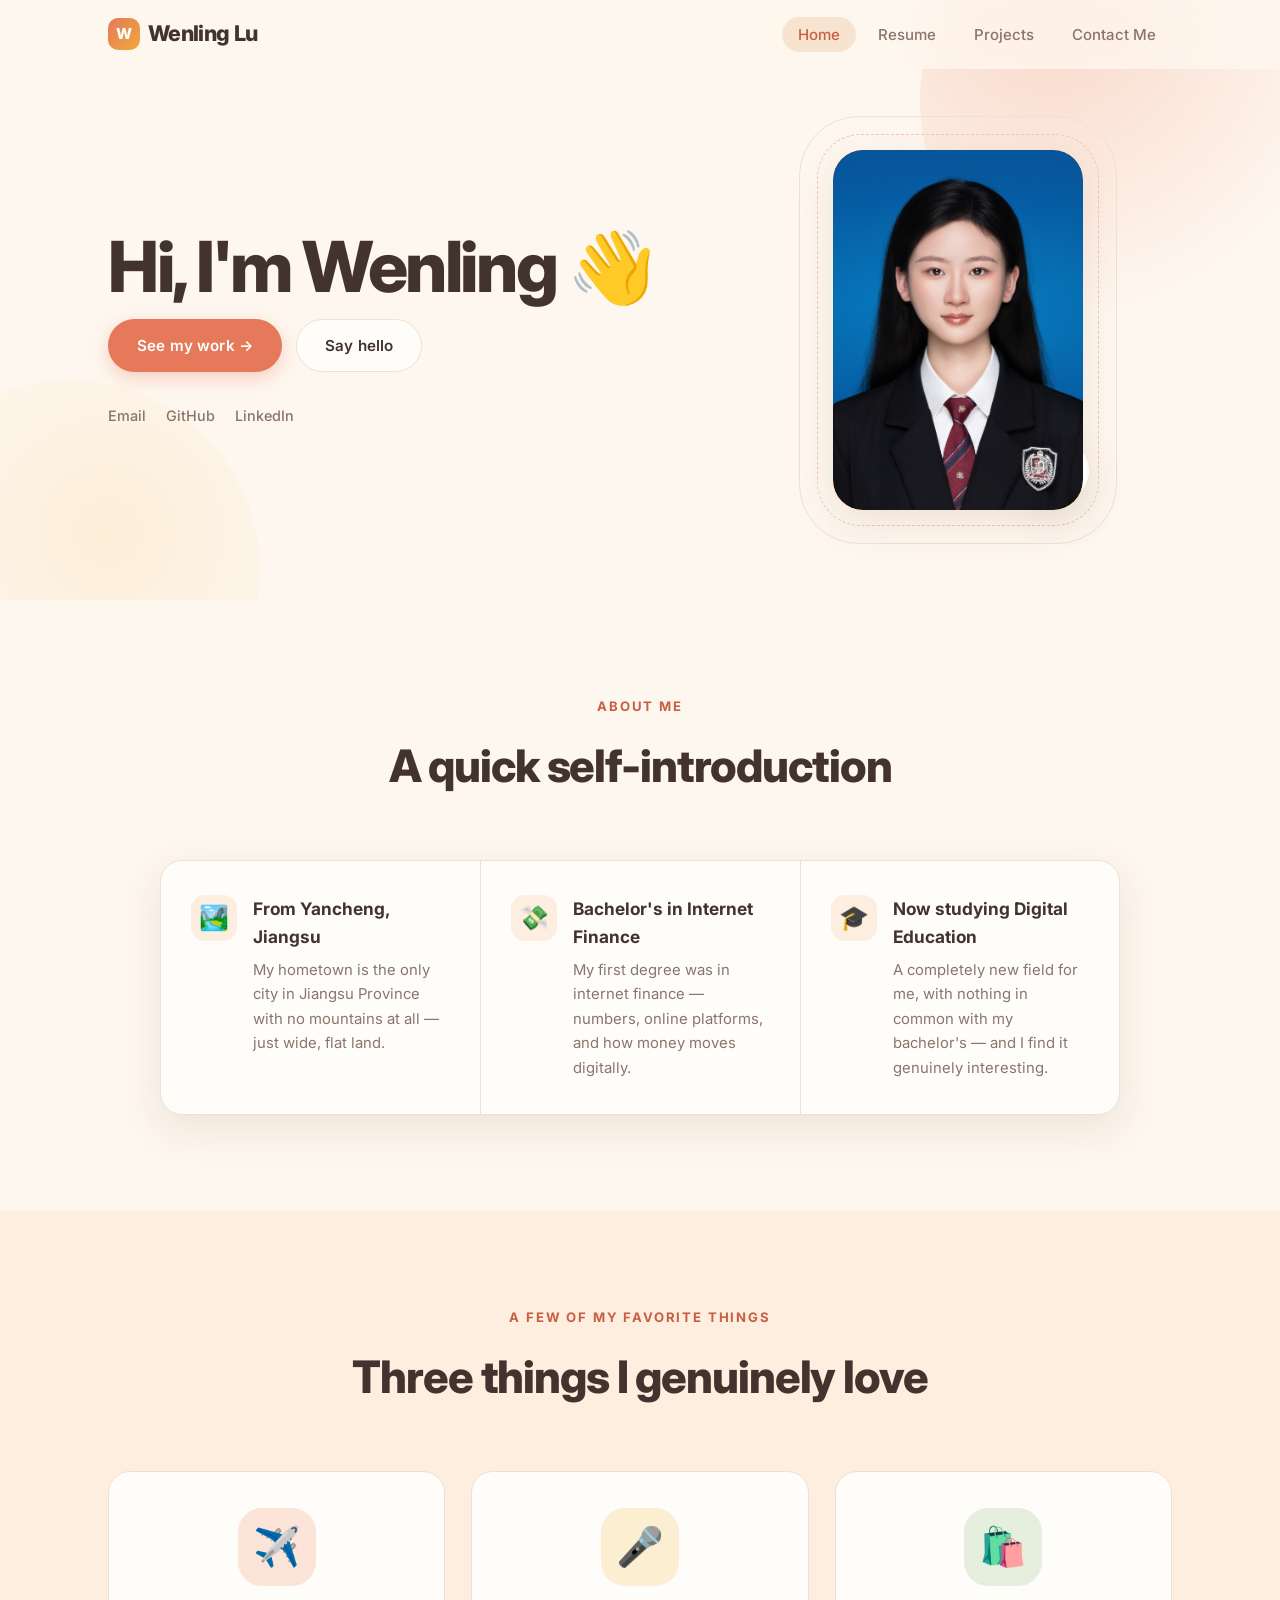
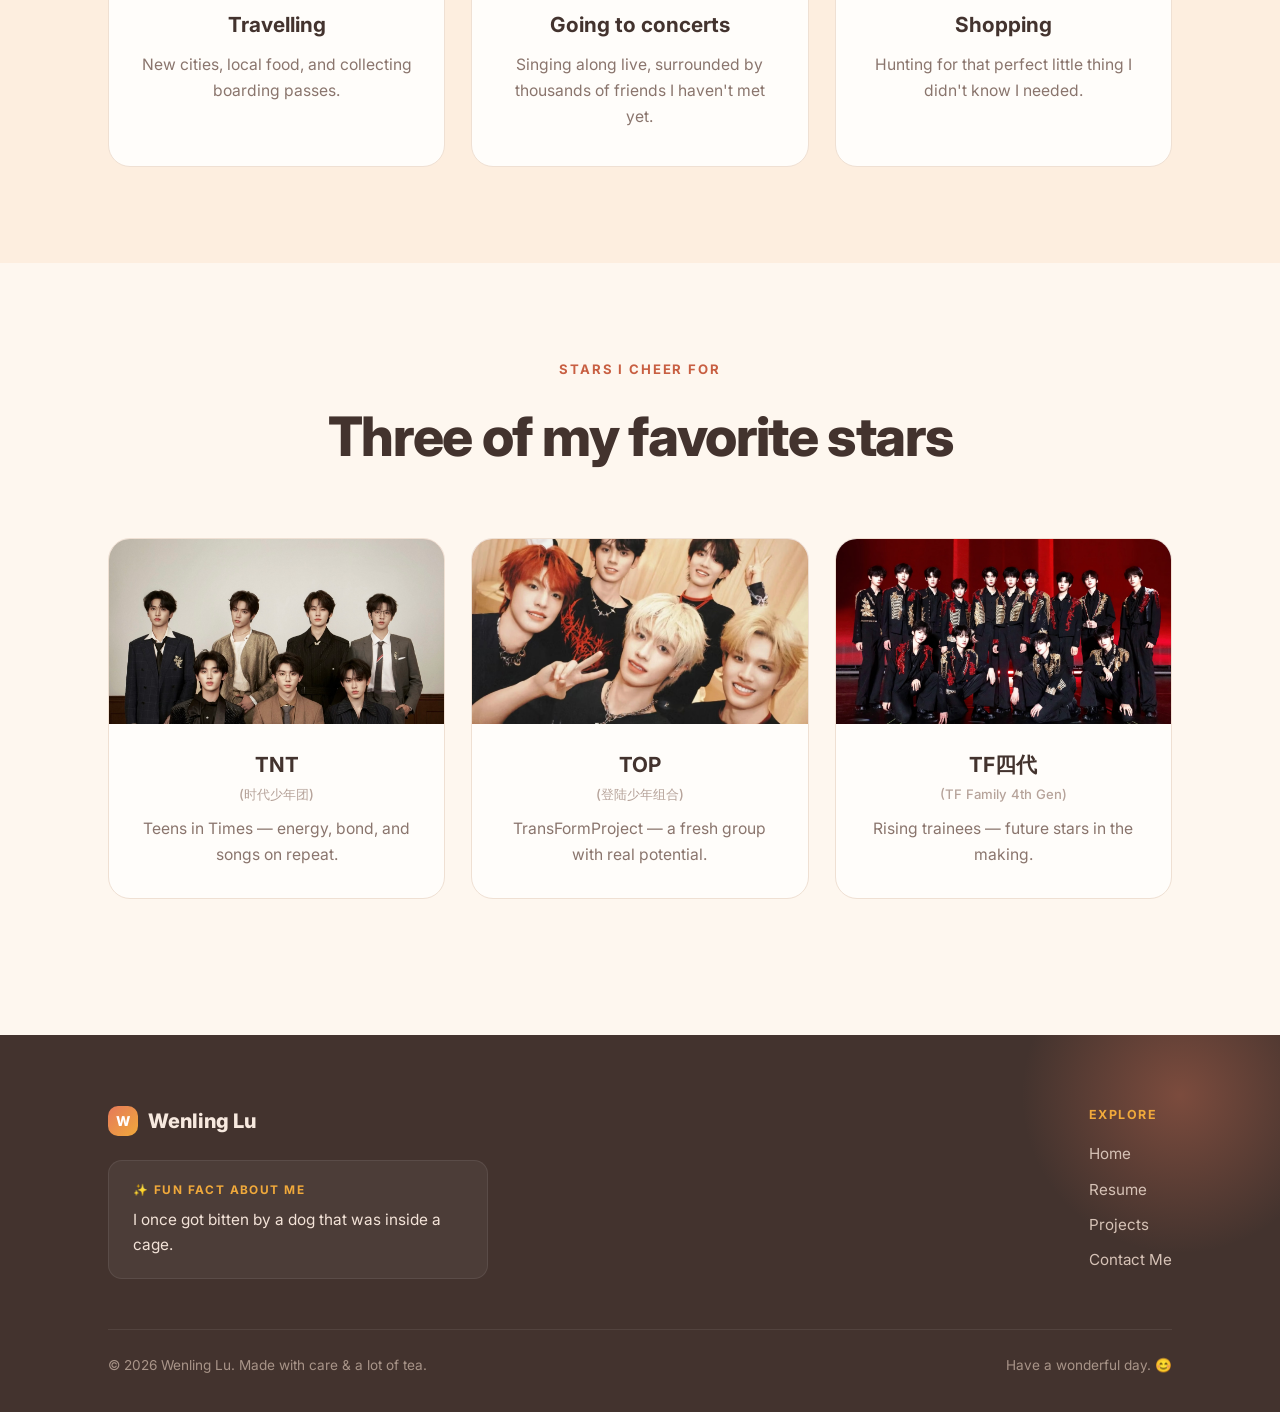
<file: index.html>
<!DOCTYPE html>
<html lang="en">
<head>
  <meta charset="UTF-8" />
  <meta name="viewport" content="width=device-width, initial-scale=1.0" />
  <meta name="description" content="Hi! I'm Wenling Lu — welcome to my personal website." />
  <title>Wenling Lu — Hello there!</title>
  <link rel="preconnect" href="https://fonts.googleapis.com" />
  <link rel="preconnect" href="https://fonts.gstatic.com" crossorigin />
  <link href="https://fonts.googleapis.com/css2?family=Inter:wght@300;400;500;600;700;800&display=swap" rel="stylesheet" />
  <link rel="stylesheet" href="styles.css" />
</head>
<body>
  <!-- Top navigation -->
  <nav class="nav" id="nav">
    <div class="container nav__inner">
      <a href="index.html" class="nav__logo">
        <span class="nav__logo-mark">W</span>
        <span>Wenling Lu</span>
      </a>
      <ul class="nav__links" id="navLinks">
        <li><a href="index.html" class="nav__link is-active">Home</a></li>
        <li><a href="resume.html" class="nav__link">Resume</a></li>
        <li><a href="projects.html" class="nav__link">Projects</a></li>
        <li><a href="contact.html" class="nav__link">Contact Me</a></li>
      </ul>
      <button class="nav__toggle" id="navToggle" aria-label="Toggle menu" aria-expanded="false">
        <span></span><span></span><span></span>
      </button>
    </div>
  </nav>

  <main>
    <!-- Hero / personal intro -->
    <header class="hero" id="home">
      <div class="container hero__inner">
        <div class="hero__text">
          <h1 class="hero__name">Hi, I'm Wenling <span class="wave">👋</span></h1>
          <div class="hero__cta">
            <a href="projects.html" class="btn btn--primary">See my work →</a>
            <a href="contact.html" class="btn btn--ghost">Say hello</a>
          </div>
          <ul class="hero__social">
            <li><a href="mailto:Wenling.Lu26@student.xjtlu.edu.cn">Email</a></li>
            <li><a href="#">GitHub</a></li>
            <li><a href="#">LinkedIn</a></li>
          </ul>
        </div>
        <div class="hero__avatar">
          <div class="hero__avatar-ring--2"></div>
          <div class="hero__avatar-ring"></div>
          <div class="hero__avatar-img">
            <img src="headshot.jpg" alt="Wenling Lu" class="avatar-photo" onerror="this.remove()" />
            <span class="avatar-initials">WL</span>
          </div>
          <div class="hero__avatar-badge">☕</div>
        </div>
      </div>
    </header>

    <!-- Self introduction -->
    <section class="section" id="about">
      <div class="container">
        <header class="section__head">
          <span class="section__kicker">About me</span>
          <h2 class="section__title">A quick self-introduction</h2>
        </header>
        <div class="about-block">
          <div class="about-item">
            <span class="about-item__emoji">🏞️</span>
            <div>
              <h3 class="about-item__title">From Yancheng, Jiangsu</h3>
              <p class="about-item__desc">My hometown is the only city in Jiangsu Province with no mountains at all — just wide, flat land.</p>
            </div>
          </div>
          <div class="about-item">
            <span class="about-item__emoji">💸</span>
            <div>
              <h3 class="about-item__title">Bachelor's in Internet Finance</h3>
              <p class="about-item__desc">My first degree was in internet finance — numbers, online platforms, and how money moves digitally.</p>
            </div>
          </div>
          <div class="about-item">
            <span class="about-item__emoji">🎓</span>
            <div>
              <h3 class="about-item__title">Now studying Digital Education</h3>
              <p class="about-item__desc">A completely new field for me, with nothing in common with my bachelor's — and I find it genuinely interesting.</p>
            </div>
          </div>
        </div>
      </div>
    </section>

    <!-- Three things I like -->
    <section class="section section--alt" id="likes">
      <div class="container">
        <header class="section__head">
          <span class="section__kicker">A few of my favorite things</span>
          <h2 class="section__title">Three things I genuinely love</h2>
        </header>
        <div class="likes">
          <article class="like">
            <div class="like__emoji">✈️</div>
            <h3 class="like__title">Travelling</h3>
            <p class="like__desc">New cities, local food, and collecting boarding passes.</p>
          </article>
          <article class="like">
            <div class="like__emoji">🎤</div>
            <h3 class="like__title">Going to concerts</h3>
            <p class="like__desc">Singing along live, surrounded by thousands of friends I haven't met yet.</p>
          </article>
          <article class="like">
            <div class="like__emoji">🛍️</div>
            <h3 class="like__title">Shopping</h3>
            <p class="like__desc">Hunting for that perfect little thing I didn't know I needed.</p>
          </article>
        </div>
      </div>
    </section>

    <!-- Three of my favorite stars -->
    <section class="section" id="stars">
      <div class="container">
        <header class="section__head">
          <span class="section__kicker">Stars I cheer for</span>
          <h2 class="section__title">Three of my favorite stars</h2>
        </header>
        <div class="likes stars">
          <article class="like star">
            <div class="star__photo">
              <img src="tnt.jpg" alt="TNT (时代少年团)" onerror="this.remove()" />
              <span class="star__emoji">🌟</span>
            </div>
            <div class="star__body">
              <h3 class="like__title">TNT <span class="star__sub">(时代少年团)</span></h3>
              <p class="like__desc">Teens in Times — energy, bond, and songs on repeat.</p>
            </div>
          </article>
          <article class="like star">
            <div class="star__photo">
              <img src="top.jpg" alt="TOP (登陆少年组合)" onerror="this.remove()" />
              <span class="star__emoji">🎤</span>
            </div>
            <div class="star__body">
              <h3 class="like__title">TOP <span class="star__sub">(登陆少年组合)</span></h3>
              <p class="like__desc">TransFormProject — a fresh group with real potential.</p>
            </div>
          </article>
          <article class="like star">
            <div class="star__photo">
              <img src="tf4.jpg" alt="TF四代 (TF Family 4th Gen)" onerror="this.remove()" />
              <span class="star__emoji">✨</span>
            </div>
            <div class="star__body">
              <h3 class="like__title">TF四代 <span class="star__sub">(TF Family 4th Gen)</span></h3>
              <p class="like__desc">Rising trainees — future stars in the making.</p>
            </div>
          </article>
        </div>
      </div>
    </section>
  </main>

  <!-- Footer with a fun fact -->
  <footer class="footer">
    <div class="container">
      <div class="footer__inner">
        <div>
          <div class="footer__brand">
            <span class="nav__logo-mark">W</span>
            <span>Wenling Lu</span>
          </div>
          <div class="footer__funfact">
            <p class="footer__funfact-label">✨ Fun fact about me</p>
            <p class="footer__funfact-text">I once got bitten by a dog that was inside a cage.</p>
          </div>
        </div>
        <nav class="footer__nav" aria-label="Footer">
          <p class="footer__nav-title">Explore</p>
          <a href="index.html">Home</a>
          <a href="resume.html">Resume</a>
          <a href="projects.html">Projects</a>
          <a href="contact.html">Contact Me</a>
        </nav>
      </div>
      <div class="footer__bottom">
        <p>© 2026 Wenling Lu. Made with care &amp; a lot of tea.</p>
        <p>Have a wonderful day. 😊</p>
      </div>
    </div>
  </footer>

  <button class="to-top" id="toTop" aria-label="Back to top">↑</button>
  <script src="script.js"></script>
</body>
</html>
</file>
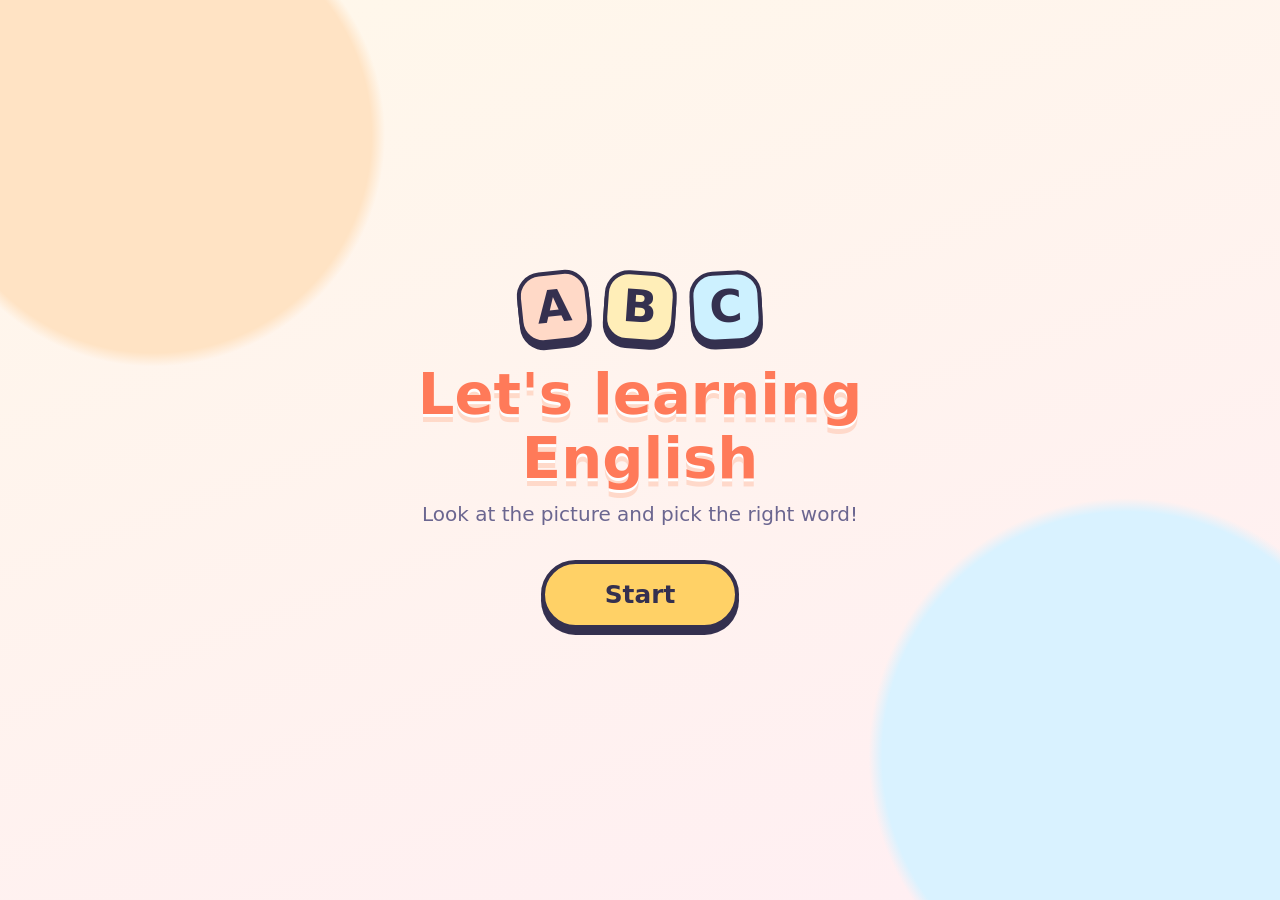
<file: english-app/index.html>
<!DOCTYPE html>
<html lang="en">
<head>
  <meta charset="UTF-8" />
  <meta name="viewport" content="width=device-width, initial-scale=1.0" />
  <meta name="description" content="Let's Learning English — a picture-word quiz for children aged 3-6." />
  <title>Let's Learning English</title>
  <style>
    :root {
      --ink: #34304f;
      --coral: #ff7a59;
      --sun: #ffd166;
      --sky: #66c7ff;
      --mint: #69d6a3;
      --paper: #ffffff;
      --wrong: #ef4444;
      --wrong-dark: #b91c1c;
      --right: #22c55e;
      --right-dark: #15803d;
      --soft: #6b6690;
    }

    * { box-sizing: border-box; }

    html, body { margin: 0; min-height: 100%; }

    body {
      font-family: "Comic Sans MS", "Chalkboard SE", "Marker Felt", "Segoe UI", system-ui, sans-serif;
      color: var(--ink);
      background:
        radial-gradient(circle at 12% 15%, #ffe3c4 0 16%, transparent 17%),
        radial-gradient(circle at 88% 84%, #d9f2ff 0 18%, transparent 19%),
        linear-gradient(160deg, #fff8ea 0%, #ffeef3 100%);
      background-attachment: fixed;
      min-height: 100svh;
      display: flex;
      align-items: center;
      justify-content: center;
      padding: 18px;
    }

    .app { width: min(700px, 100%); }

    .screen {
      display: none;
      flex-direction: column;
      align-items: center;
      text-align: center;
    }
    .screen.is-active {
      display: flex;
      animation: pop 0.35s ease both;
    }
    [hidden] { display: none !important; }

    @keyframes pop {
      from { opacity: 0; transform: scale(0.96) translateY(8px); }
      to   { opacity: 1; transform: none; }
    }
    @keyframes bounce {
      0%, 100% { transform: translateY(0); }
      45%      { transform: translateY(-12px); }
    }
    @keyframes shake {
      0%, 100% { transform: translateX(0); }
      20%      { transform: translateX(-7px); }
      40%      { transform: translateX(7px); }
      60%      { transform: translateX(-5px); }
      80%      { transform: translateX(5px); }
    }
    @keyframes fall {
      from { transform: translateY(-80px) rotate(0deg); }
      to   { transform: translateY(105vh) rotate(360deg); }
    }

    /* ---------- Home screen ---------- */
    .home__letters {
      display: flex;
      gap: 14px;
      margin-bottom: 6px;
      font-size: clamp(2rem, 6vw, 2.8rem);
      font-weight: 800;
    }
    .home__letters span {
      width: 1.6em;
      height: 1.6em;
      display: grid;
      place-items: center;
      border: 4px solid var(--ink);
      border-radius: 24px;
      box-shadow: 0 6px 0 var(--ink);
    }
    .home__letters span:nth-child(1) { background: #ffd9c7; transform: rotate(-6deg); }
    .home__letters span:nth-child(2) { background: #ffeeb8; transform: rotate(4deg); }
    .home__letters span:nth-child(3) { background: #cdf1ff; transform: rotate(-3deg); }

    .home__title {
      font-size: clamp(2rem, 7.4vw, 3.6rem);
      line-height: 1.12;
      margin: 14px 0 10px;
      color: var(--coral);
      text-shadow: 0 3px 0 #fff, 0 8px 0 rgba(255, 138, 92, 0.25);
    }
    .home__sub {
      margin: 0;
      font-size: clamp(1rem, 2.9vw, 1.25rem);
      color: var(--soft);
    }

    .btn {
      font: inherit;
      font-weight: 700;
      color: var(--ink);
      background: var(--sun);
      border: 4px solid var(--ink);
      border-radius: 999px;
      padding: 16px 60px;
      font-size: clamp(1.25rem, 4vw, 1.55rem);
      cursor: pointer;
      box-shadow: 0 6px 0 var(--ink);
      transition: transform 0.12s ease, box-shadow 0.12s ease, background 0.2s ease;
    }
    .btn:hover { transform: translateY(-2px); box-shadow: 0 8px 0 var(--ink); }
    .btn:active { transform: translateY(4px); box-shadow: 0 2px 0 var(--ink); }
    .btn:focus-visible { outline: 4px dashed var(--sky); outline-offset: 6px; }
    .btn--start { margin-top: 34px; }

    /* ---------- Quiz screen ---------- */
    .quiz__top {
      width: 100%;
      display: flex;
      align-items: center;
      justify-content: space-between;
      gap: 12px;
      margin-bottom: 12px;
    }
    .quiz__step {
      background: var(--paper);
      border: 3px solid var(--ink);
      border-radius: 999px;
      padding: 6px 16px;
      font-size: clamp(0.85rem, 2.6vw, 1rem);
      font-weight: 700;
      box-shadow: 0 4px 0 rgba(52, 48, 79, 0.18);
    }
    .dots { display: flex; gap: 8px; }
    .dot {
      width: 15px;
      height: 15px;
      border-radius: 50%;
      background: var(--paper);
      border: 3px solid var(--ink);
    }
    .dot.is-on { background: var(--coral); }

    .card {
      margin: 0;
      width: min(320px, 58vw);
      aspect-ratio: 1 / 1;
      border: 5px solid var(--ink);
      border-radius: 32px;
      overflow: hidden;
      background: var(--paper);
      box-shadow: 0 10px 0 rgba(52, 48, 79, 0.16);
    }
    .card__img { width: 100%; height: 100%; object-fit: cover; display: block; }

    @media (max-height: 720px) {
      .card { width: min(240px, 46vw); }
      .quiz__ask { margin: 10px 0 8px; }
    }

    .quiz__ask {
      font-size: clamp(1.25rem, 4vw, 1.75rem);
      margin: 16px 0 14px;
    }

    .answers {
      width: 100%;
      max-width: 520px;
      display: grid;
      grid-template-columns: repeat(2, minmax(0, 1fr));
      gap: 12px;
    }
    .answer {
      position: relative;
      font: inherit;
      font-weight: 700;
      font-size: clamp(1.1rem, 3.4vw, 1.45rem);
      color: var(--ink);
      background: var(--paper);
      border: 4px solid var(--ink);
      border-radius: 22px;
      padding: 16px 10px;
      cursor: pointer;
      box-shadow: 0 5px 0 var(--ink);
      transition: transform 0.12s ease, box-shadow 0.12s ease, background 0.2s ease, border-color 0.2s ease;
    }
    .answer:hover:not(:disabled) { transform: translateY(-2px); box-shadow: 0 7px 0 var(--ink); background: #fffdf3; }
    .answer:active:not(:disabled) { transform: translateY(3px); box-shadow: 0 2px 0 var(--ink); }
    .answer:focus-visible { outline: 4px dashed var(--sky); outline-offset: 4px; }
    .answer:disabled { cursor: default; }
    .answer.is-wrong {
      background: #ffe4e4;
      border-color: var(--wrong);
      color: var(--wrong-dark);
      box-shadow: 0 5px 0 var(--wrong-dark);
      animation: shake 0.4s ease;
    }
    .answer.is-correct {
      background: #dcfce7;
      border-color: var(--right);
      color: var(--right-dark);
      box-shadow: 0 5px 0 var(--right-dark);
      animation: bounce 0.55s ease;
    }

    .answer__mark {
      position: absolute;
      top: -15px;
      right: -10px;
      width: 36px;
      height: 36px;
      border-radius: 50%;
      display: none;
      align-items: center;
      justify-content: center;
      font-size: 1.15rem;
      font-weight: 800;
      color: #fff;
      border: 3px solid #fff;
      box-shadow: 0 3px 0 rgba(52, 48, 79, 0.2);
    }
    .answer.is-wrong .answer__mark { display: flex; background: var(--wrong); }
    .answer.is-correct .answer__mark { display: flex; background: var(--right); }

    .feedback {
      min-height: 1.6em;
      margin: 14px 0 0;
      font-size: clamp(1rem, 3vw, 1.18rem);
      font-weight: 700;
      color: var(--soft);
    }
    .feedback.is-wrong { color: var(--wrong-dark); }
    .feedback.is-right { color: var(--right-dark); }

    /* ---------- Victory screen ---------- */
    #winScreen { position: relative; overflow: hidden; padding: 10px 0; }
    .confetti { position: absolute; inset: 0; pointer-events: none; overflow: hidden; }
    .confetti span {
      position: absolute;
      top: 0;
      width: 10px;
      height: 16px;
      border-radius: 3px;
      animation: fall 2.8s linear infinite;
    }
    .confetti span:nth-child(1) { left: 6%;  background: #ffd166; animation-delay: 0s; }
    .confetti span:nth-child(2) { left: 18%; background: #66c7ff; animation-delay: 0.5s; }
    .confetti span:nth-child(3) { left: 29%; background: #ff7a59; animation-delay: 1.1s; }
    .confetti span:nth-child(4) { left: 41%; background: #69d6a3; animation-delay: 0.2s; }
    .confetti span:nth-child(5) { left: 52%; background: #c084fc; animation-delay: 1.5s; }
    .confetti span:nth-child(6) { left: 63%; background: #ffd166; animation-delay: 0.8s; }
    .confetti span:nth-child(7) { left: 74%; background: #66c7ff; animation-delay: 1.9s; }
    .confetti span:nth-child(8) { left: 86%; background: #ff7a59; animation-delay: 0.35s; }
    .confetti span:nth-child(9) { left: 94%; background: #69d6a3; animation-delay: 1.25s; }

    .win__emoji { font-size: clamp(3rem, 10vw, 4.6rem); animation: bounce 1.4s ease infinite; }
    .win__title {
      font-size: clamp(1.8rem, 6vw, 2.9rem);
      color: var(--coral);
      text-shadow: 0 3px 0 #fff;
      margin: 4px 0 8px;
    }
    .win__sub { margin: 0; font-size: clamp(1rem, 3vw, 1.25rem); color: var(--soft); }
    .win__words {
      display: flex;
      flex-wrap: wrap;
      justify-content: center;
      gap: 10px;
      margin: 20px 0 26px;
    }
    .win__word {
      background: var(--paper);
      border: 3px solid var(--ink);
      border-radius: 16px;
      padding: 8px 18px;
      font-size: clamp(1rem, 3vw, 1.2rem);
      font-weight: 700;
      box-shadow: 0 4px 0 var(--ink);
    }

    @media (prefers-reduced-motion: reduce) {
      *, *::before, *::after { animation: none !important; transition: none !important; }
    }
  </style>
</head>
<body>
  <main class="app">
    <!-- Home -->
    <section class="screen is-active" id="homeScreen">
      <div class="home__letters" aria-hidden="true"><span>A</span><span>B</span><span>C</span></div>
      <h1 class="home__title">Let's learning English</h1>
      <p class="home__sub">Look at the picture and pick the right word!</p>
      <button type="button" class="btn btn--start" id="startBtn">Start</button>
    </section>

    <!-- Question -->
    <section class="screen" id="quizScreen" hidden>
      <div class="quiz__top">
        <span class="quiz__step" id="stepLabel">Question 1 of 3</span>
        <div class="dots" id="dots" aria-hidden="true"></div>
      </div>
      <figure class="card">
        <img class="card__img" id="quizImage" src="1.jpg" alt="A picture of an apple" />
      </figure>
      <h2 class="quiz__ask">What is this?</h2>
      <div class="answers" id="answers"></div>
      <p class="feedback" id="feedback" aria-live="polite"></p>
    </section>

    <!-- Victory -->
    <section class="screen" id="winScreen" hidden>
      <div class="confetti" aria-hidden="true">
        <span></span><span></span><span></span><span></span><span></span>
        <span></span><span></span><span></span><span></span>
      </div>
      <div class="win__emoji" aria-hidden="true">🎉</div>
      <h2 class="win__title">Hooray! You did it!</h2>
      <p class="win__sub">You learned three new English words.</p>
      <div class="win__words">
        <span class="win__word">🍎 apple</span>
        <span class="win__word">🐶 dog</span>
        <span class="win__word">👁️ eye</span>
      </div>
      <button type="button" class="btn" id="againBtn">Play again</button>
    </section>
  </main>

  <script>
    (function () {
      'use strict';

      var QUESTIONS = [
        { img: '1.jpg', alt: 'A cute red apple', answer: 'apple', options: ['apple', 'banana', 'pear', 'grape'] },
        { img: '2.jpg', alt: 'A cute brown dog', answer: 'dog', options: ['dog', 'cat', 'mouse', 'bird'] },
        { img: '3.jpg', alt: 'A big blue eye', answer: 'eye', options: ['eye', 'hand', 'foot', 'nose'] }
      ];

      var homeScreen = document.getElementById('homeScreen');
      var quizScreen = document.getElementById('quizScreen');
      var winScreen = document.getElementById('winScreen');
      var startBtn = document.getElementById('startBtn');
      var againBtn = document.getElementById('againBtn');
      var imgEl = document.getElementById('quizImage');
      var answersEl = document.getElementById('answers');
      var stepEl = document.getElementById('stepLabel');
      var dotsEl = document.getElementById('dots');
      var feedbackEl = document.getElementById('feedback');

      var current = 0;
      var locked = false;
      var advanceTimer = null;

      function showScreen(screen) {
        [homeScreen, quizScreen, winScreen].forEach(function (el) {
          el.classList.remove('is-active');
          el.hidden = true;
        });
        screen.hidden = false;
        screen.classList.add('is-active');
      }

      function shuffled(list) {
        var a = list.slice();
        for (var i = a.length - 1; i > 0; i--) {
          var j = Math.floor(Math.random() * (i + 1));
          var t = a[i];
          a[i] = a[j];
          a[j] = t;
        }
        return a;
      }

      function renderDots() {
        dotsEl.innerHTML = '';
        QUESTIONS.forEach(function (_, i) {
          var dot = document.createElement('span');
          dot.className = 'dot' + (i === current ? ' is-on' : '');
          dotsEl.appendChild(dot);
        });
      }

      function renderQuestion() {
        var q = QUESTIONS[current];
        locked = false;
        if (advanceTimer) { clearTimeout(advanceTimer); advanceTimer = null; }

        stepEl.textContent = 'Question ' + (current + 1) + ' of 3';
        renderDots();
        imgEl.src = q.img;
        imgEl.alt = q.alt;
        feedbackEl.textContent = '';
        feedbackEl.className = 'feedback';
        answersEl.innerHTML = '';

        shuffled(q.options).forEach(function (word) {
          var btn = document.createElement('button');
          btn.type = 'button';
          btn.className = 'answer';
          btn.dataset.word = word;
          btn.innerHTML = '<span class="answer__word">' + word + '</span>' +
                          '<span class="answer__mark" aria-hidden="true"></span>';
          btn.addEventListener('click', function () { pick(btn, word); });
          answersEl.appendChild(btn);
        });
      }

      function pick(btn, word) {
        if (locked) return;
        var q = QUESTIONS[current];

        if (word === q.answer) {
          locked = true;
          btn.classList.add('is-correct');
          btn.querySelector('.answer__mark').textContent = '✓';
          Array.prototype.forEach.call(answersEl.querySelectorAll('.answer'), function (b) {
            b.disabled = true;
          });
          feedbackEl.textContent = 'Yes! It is "' + word + '". ✓';
          feedbackEl.className = 'feedback is-right';
          advanceTimer = setTimeout(next, 1150);
        } else {
          btn.classList.add('is-wrong');
          btn.disabled = true;
          btn.querySelector('.answer__mark').textContent = '✗';
          feedbackEl.textContent = 'Oops! Try again. ✗';
          feedbackEl.className = 'feedback is-wrong';
        }
      }

      function next() {
        current++;
        if (current < QUESTIONS.length) {
          renderQuestion();
        } else {
          showScreen(winScreen);
        }
      }

      startBtn.addEventListener('click', function () {
        current = 0;
        showScreen(quizScreen);
        renderQuestion();
      });

      againBtn.addEventListener('click', function () {
        current = 0;
        showScreen(homeScreen);
      });

      showScreen(homeScreen);
    })();
  </script>
</body>
</html>
</file>
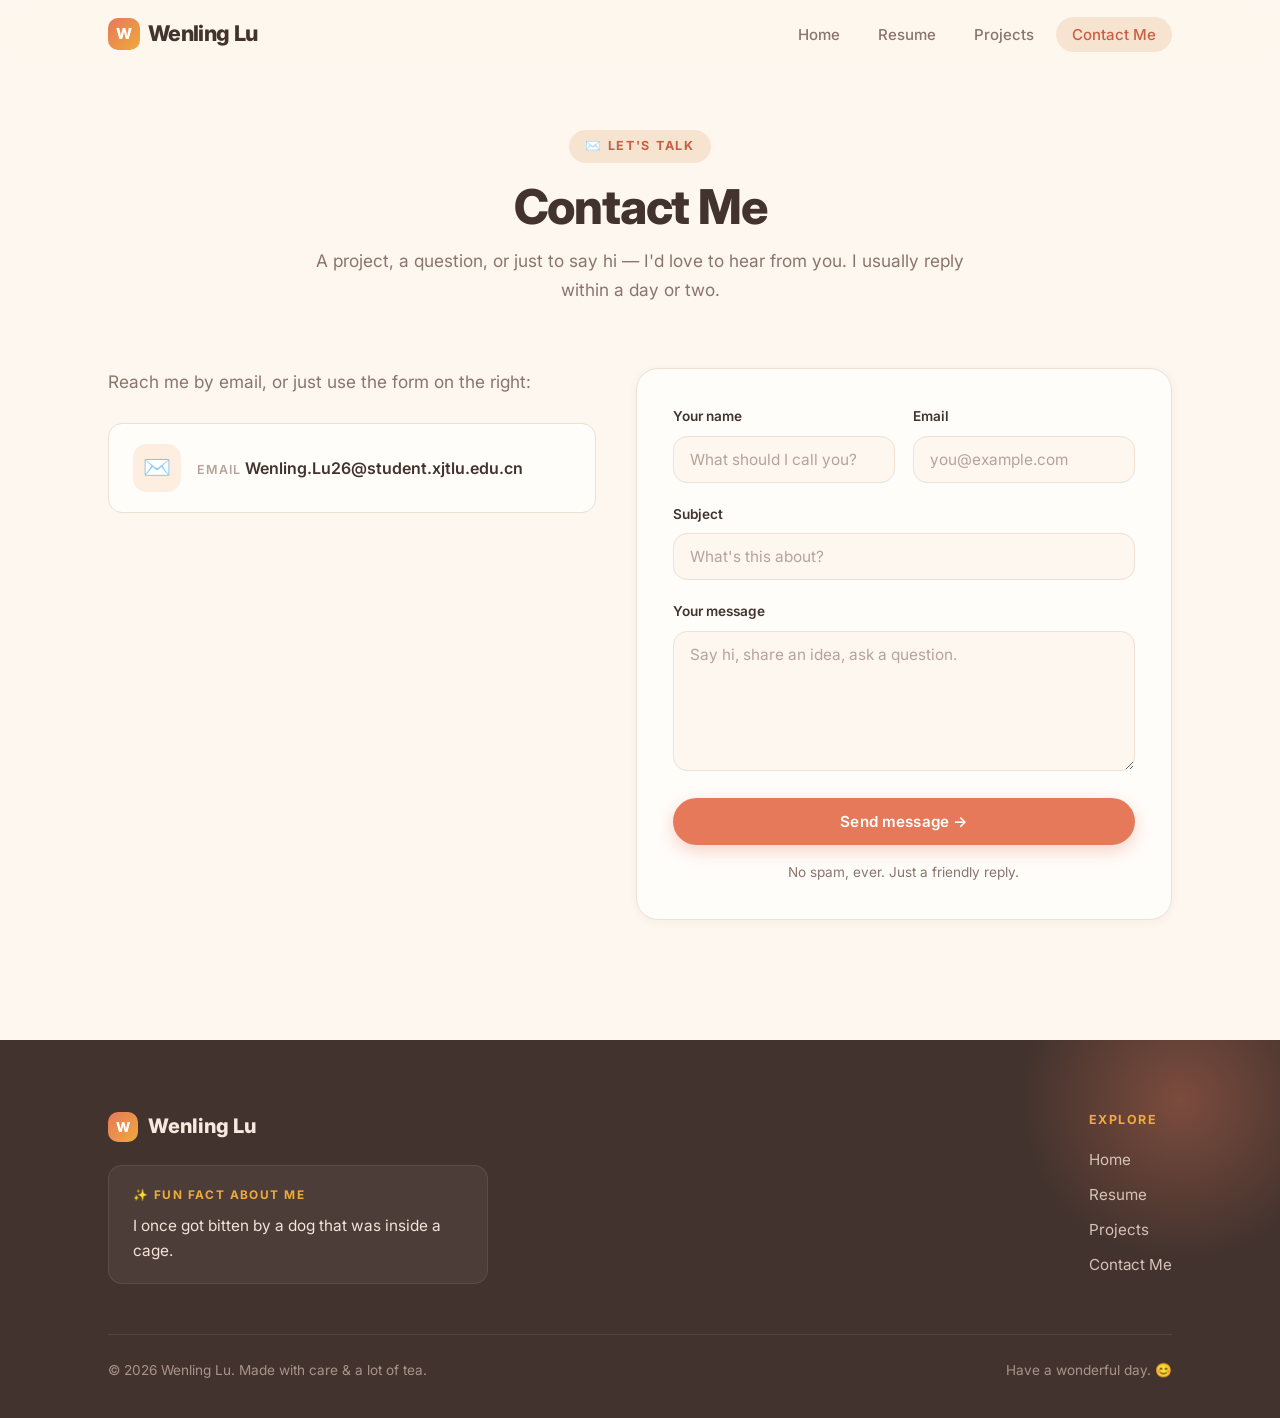
<file: contact.html>
<!DOCTYPE html>
<html lang="en">
<head>
  <meta charset="UTF-8" />
  <meta name="viewport" content="width=device-width, initial-scale=1.0" />
  <meta name="description" content="Say hello to Wenling Lu — send an email or a friendly message." />
  <title>Contact Me — Wenling Lu</title>
  <link rel="preconnect" href="https://fonts.googleapis.com" />
  <link rel="preconnect" href="https://fonts.gstatic.com" crossorigin />
  <link href="https://fonts.googleapis.com/css2?family=Inter:wght@300;400;500;600;700;800&display=swap" rel="stylesheet" />
  <link rel="stylesheet" href="styles.css" />
</head>
<body>
  <!-- Top navigation -->
  <nav class="nav" id="nav">
    <div class="container nav__inner">
      <a href="index.html" class="nav__logo">
        <span class="nav__logo-mark">W</span>
        <span>Wenling Lu</span>
      </a>
      <ul class="nav__links" id="navLinks">
        <li><a href="index.html" class="nav__link">Home</a></li>
        <li><a href="resume.html" class="nav__link">Resume</a></li>
        <li><a href="projects.html" class="nav__link">Projects</a></li>
        <li><a href="contact.html" class="nav__link is-active">Contact Me</a></li>
      </ul>
      <button class="nav__toggle" id="navToggle" aria-label="Toggle menu" aria-expanded="false">
        <span></span><span></span><span></span>
      </button>
    </div>
  </nav>

  <main class="page">
    <div class="container">
      <header class="page__head">
        <span class="eyebrow">✉️ Let's talk</span>
        <h1 class="page__title">Contact Me</h1>
        <p class="page__lead">A project, a question, or just to say hi — I'd love to hear from you. I usually reply within a day or two.</p>
      </header>

      <div class="contact">
        <!-- Contact channels -->
        <div class="contact__info">
          <p class="contact__intro">Reach me by email, or just use the form on the right:</p>

          <a href="mailto:Wenling.Lu26@student.xjtlu.edu.cn" class="channel">
            <span class="channel__ico">✉️</span>
            <span>
              <span class="channel__label">Email</span>
              <span class="channel__value">Wenling.Lu26@student.xjtlu.edu.cn</span>
            </span>
          </a>
        </div>

        <!-- Friendly message form -->
        <form class="form" id="contactForm" novalidate>
          <div class="form__success" id="formSuccess">
            <span>🎉</span>
            <span>Thanks for reaching out! I'll get back to you soon.</span>
          </div>

          <div class="form__row form__row--2">
            <div>
              <label class="form__label" for="name">Your name</label>
              <input class="form__control" type="text" id="name" name="name" placeholder="What should I call you?" required />
            </div>
            <div>
              <label class="form__label" for="email">Email</label>
              <input class="form__control" type="email" id="email" name="email" placeholder="you@example.com" required />
            </div>
          </div>

          <div class="form__row">
            <label class="form__label" for="subject">Subject</label>
            <input class="form__control" type="text" id="subject" name="subject" placeholder="What's this about?" />
          </div>

          <div class="form__row">
            <label class="form__label" for="message">Your message</label>
            <textarea class="form__control" id="message" name="message" placeholder="Say hi, share an idea, ask a question." required></textarea>
          </div>

          <button type="submit" class="btn btn--primary" style="width:100%">Send message →</button>
          <p class="form__note">No spam, ever. Just a friendly reply.</p>
        </form>
      </div>
    </div>
  </main>

  <!-- Footer -->
  <footer class="footer">
    <div class="container">
      <div class="footer__inner">
        <div>
          <div class="footer__brand">
            <span class="nav__logo-mark">W</span>
            <span>Wenling Lu</span>
          </div>
          <div class="footer__funfact">
            <p class="footer__funfact-label">✨ Fun fact about me</p>
            <p class="footer__funfact-text">I once got bitten by a dog that was inside a cage.</p>
          </div>
        </div>
        <nav class="footer__nav" aria-label="Footer">
          <p class="footer__nav-title">Explore</p>
          <a href="index.html">Home</a>
          <a href="resume.html">Resume</a>
          <a href="projects.html">Projects</a>
          <a href="contact.html">Contact Me</a>
        </nav>
      </div>
      <div class="footer__bottom">
        <p>© 2026 Wenling Lu. Made with care &amp; a lot of tea.</p>
        <p>Have a wonderful day. 😊</p>
      </div>
    </div>
  </footer>

  <button class="to-top" id="toTop" aria-label="Back to top">↑</button>
  <script src="script.js"></script>
</body>
</html>
</file>
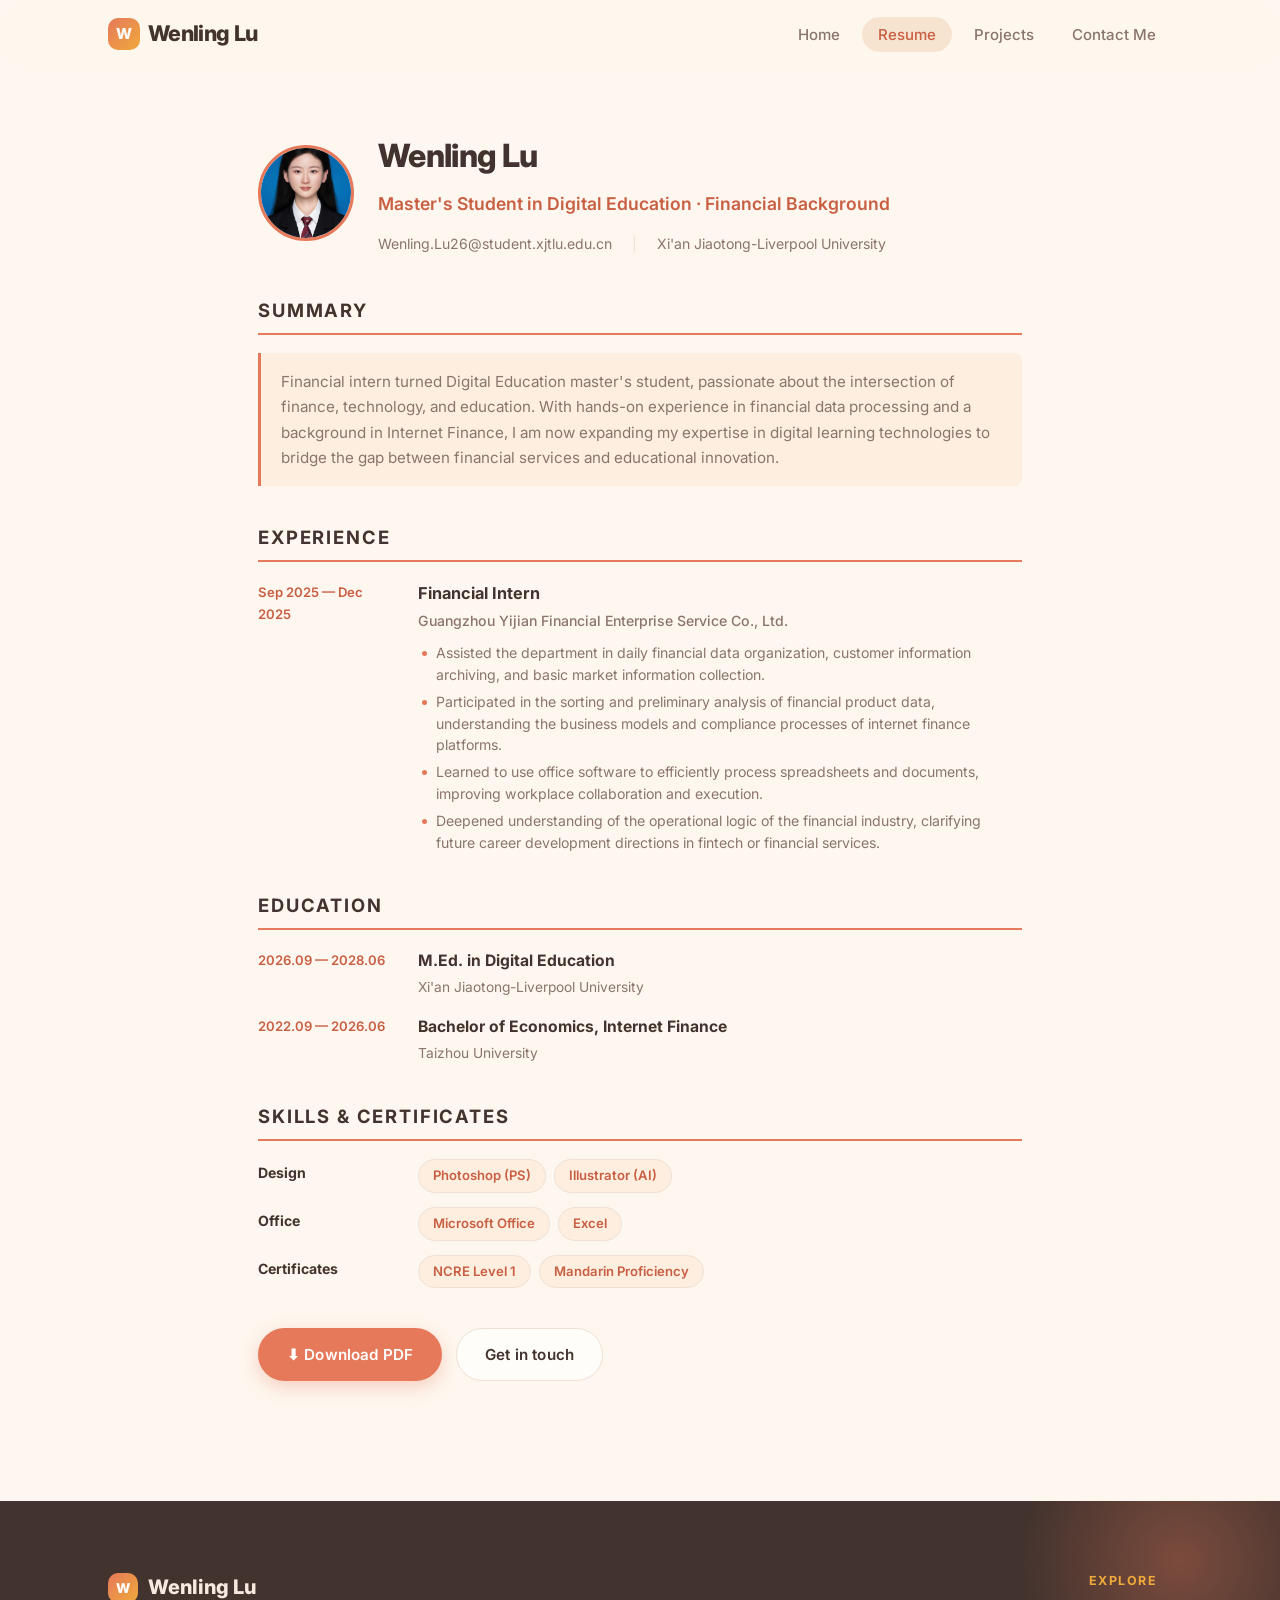
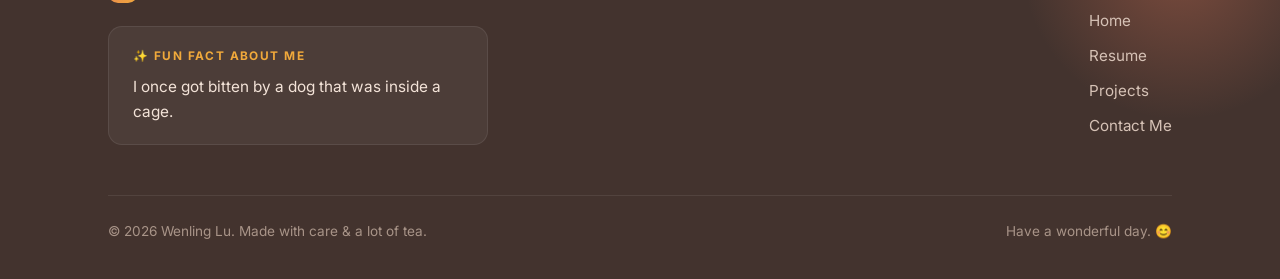
<file: resume.html>
<!DOCTYPE html>
<html lang="en">
<head>
  <meta charset="UTF-8" />
  <meta name="viewport" content="width=device-width, initial-scale=1.0" />
  <meta name="description" content="Wenling Lu's resume — experience, education, and skills." />
  <title>Resume — Wenling Lu</title>
  <link rel="preconnect" href="https://fonts.googleapis.com" />
  <link rel="preconnect" href="https://fonts.gstatic.com" crossorigin />
  <link href="https://fonts.googleapis.com/css2?family=Inter:wght@300;400;500;600;700;800&display=swap" rel="stylesheet" />
  <link rel="stylesheet" href="styles.css" />
  <style>
    /* Professional resume styling */
    .pro-header { display: flex; align-items: center; gap: 24px; margin-bottom: 40px; }
    .pro-header__avatar { width: 96px; height: 96px; border-radius: 50%; overflow: hidden; flex-shrink: 0; border: 3px solid var(--coral); }
    .pro-header__avatar img { width: 100%; height: 100%; object-fit: cover; display: block; }
    .pro-header__info { display: flex; flex-direction: column; gap: 6px; }
    .pro-header__name { font-size: 2rem; font-weight: 800; letter-spacing: -0.02em; }
    .pro-header__role { font-size: 1.1rem; color: var(--coral-dark); font-weight: 600; }
    .pro-header__contact { display: flex; flex-wrap: wrap; gap: 8px 20px; margin-top: 8px; font-size: 0.88rem; color: var(--ink-soft); }
    .pro-header__contact a { color: var(--ink-soft); text-decoration: none; }
    .pro-header__contact a:hover { color: var(--coral-dark); }
    .pro-header__sep { color: var(--line); }

    .pro-section { margin-bottom: 36px; }
    .pro-section__title { font-size: 1.15rem; font-weight: 700; text-transform: uppercase; letter-spacing: 0.1em; color: var(--ink); padding-bottom: 8px; border-bottom: 2px solid var(--coral); margin-bottom: 18px; }

    .pro-summary { font-size: 0.95rem; line-height: 1.65; color: var(--ink-soft); padding: 16px 20px; background: var(--cream-2); border-left: 3px solid var(--coral); border-radius: 0 8px 8px 0; }

    .pro-exp__item { display: grid; grid-template-columns: 140px 1fr; gap: 20px; margin-bottom: 20px; }
    .pro-exp__date { font-size: 0.82rem; font-weight: 600; color: var(--coral-dark); padding-top: 2px; }
    .pro-exp__title { font-size: 1.02rem; font-weight: 700; margin-bottom: 2px; }
    .pro-exp__org { font-size: 0.88rem; color: var(--ink-soft); font-weight: 500; margin-bottom: 10px; }
    .pro-exp__bullets { display: flex; flex-direction: column; gap: 5px; }
    .pro-exp__bullets li { position: relative; padding-left: 18px; font-size: 0.88rem; line-height: 1.55; color: var(--ink-soft); }
    .pro-exp__bullets li::before { content: ''; position: absolute; left: 4px; top: 9px; width: 5px; height: 5px; border-radius: 50%; background: var(--coral); }

    .pro-edu__item { display: grid; grid-template-columns: 140px 1fr; gap: 20px; margin-bottom: 16px; }
    .pro-edu__date { font-size: 0.82rem; font-weight: 600; color: var(--coral-dark); padding-top: 2px; }
    .pro-edu__degree { font-size: 0.98rem; font-weight: 700; margin-bottom: 2px; }
    .pro-edu__school { font-size: 0.86rem; color: var(--ink-soft); }

    .pro-skills { display: flex; flex-direction: column; gap: 14px; }
    .pro-skills__row { display: grid; grid-template-columns: 140px 1fr; gap: 20px; align-items: start; }
    .pro-skills__label { font-size: 0.88rem; font-weight: 700; color: var(--ink); padding-top: 2px; }
    .pro-skills__tags { display: flex; flex-wrap: wrap; gap: 8px; }
    .pro-skills__tag { font-size: 0.82rem; font-weight: 600; color: var(--coral-dark); background: var(--cream-2); border: 1px solid var(--line); border-radius: 20px; padding: 5px 14px; }
    .pro-skills__text { font-size: 0.88rem; color: var(--ink-soft); line-height: 1.55; }

    .resume__cta { margin-top: 40px; display: flex; gap: 14px; flex-wrap: wrap; }

    @media (max-width: 768px) {
      .pro-exp__item, .pro-edu__item, .pro-skills__row { grid-template-columns: 1fr; gap: 6px; }
    }

    @media print {
      @page { size: A4; margin: 1cm; }
      .nav, .footer, .to-top, .resume__cta { display: none !important; }
      .page { padding: 0 !important; }
      .page__head { display: none !important; }
      .resume { display: block !important; }
      .resume__side { display: none !important; }
      body { background: #fff !important; height: auto !important; overflow: visible !important; }
      html { height: auto !important; }
      * { box-shadow: none !important; }

      .pro-header { margin-bottom: 28px; gap: 16px; }
      .pro-header__avatar { width: 72px !important; height: 72px !important; border-width: 2px !important; }
      .pro-header__name { font-size: 1.6rem; }
      .pro-header__role { font-size: 0.95rem; }
      .pro-header__contact { font-size: 0.78rem; }

      .pro-section { margin-bottom: 24px; page-break-inside: avoid; }
      .pro-section__title { font-size: 1rem; margin-bottom: 12px; }

      .pro-summary { font-size: 0.82rem; line-height: 1.5; padding: 10px 14px; }

      .pro-exp__item { margin-bottom: 14px; gap: 14px; grid-template-columns: 110px 1fr; }
      .pro-exp__date { font-size: 0.72rem; }
      .pro-exp__title { font-size: 0.9rem; }
      .pro-exp__org { font-size: 0.78rem; margin-bottom: 6px; }
      .pro-exp__bullets li { font-size: 0.78rem; line-height: 1.45; }

      .pro-edu__item { grid-template-columns: 110px 1fr; gap: 14px; margin-bottom: 10px; }
      .pro-edu__date { font-size: 0.72rem; }
      .pro-edu__degree { font-size: 0.85rem; }
      .pro-edu__school { font-size: 0.78rem; }

      .pro-skills__row { grid-template-columns: 110px 1fr; gap: 14px; }
      .pro-skills__label { font-size: 0.78rem; }
      .pro-skills__tag { font-size: 0.72rem; padding: 3px 10px; }
      .pro-skills__text { font-size: 0.78rem; }
    }
  </style>
</head>
<body>
  <!-- Top navigation -->
  <nav class="nav" id="nav">
    <div class="container nav__inner">
      <a href="index.html" class="nav__logo">
        <span class="nav__logo-mark">W</span>
        <span>Wenling Lu</span>
      </a>
      <ul class="nav__links" id="navLinks">
        <li><a href="index.html" class="nav__link">Home</a></li>
        <li><a href="resume.html" class="nav__link is-active">Resume</a></li>
        <li><a href="projects.html" class="nav__link">Projects</a></li>
        <li><a href="contact.html" class="nav__link">Contact Me</a></li>
      </ul>
      <button class="nav__toggle" id="navToggle" aria-label="Toggle menu" aria-expanded="false">
        <span></span><span></span><span></span>
      </button>
    </div>
  </nav>

  <main class="page">
    <div class="container" style="max-width: 820px;">

      <!-- Professional header -->
      <header class="pro-header">
        <div class="pro-header__avatar">
          <img src="headshot.jpg" alt="Wenling Lu" onerror="this.parentElement.style.display='none'" />
        </div>
        <div class="pro-header__info">
          <h1 class="pro-header__name">Wenling Lu</h1>
          <p class="pro-header__role">Master's Student in Digital Education &middot; Financial Background</p>
          <div class="pro-header__contact">
            <a href="mailto:Wenling.Lu26@student.xjtlu.edu.cn">Wenling.Lu26@student.xjtlu.edu.cn</a>
            <span class="pro-header__sep">|</span>
            <span>Xi'an Jiaotong-Liverpool University</span>
          </div>
        </div>
      </header>

      <!-- Summary -->
      <section class="pro-section">
        <h2 class="pro-section__title">Summary</h2>
        <p class="pro-summary">Financial intern turned Digital Education master's student, passionate about the intersection of finance, technology, and education. With hands-on experience in financial data processing and a background in Internet Finance, I am now expanding my expertise in digital learning technologies to bridge the gap between financial services and educational innovation.</p>
      </section>

      <!-- Experience -->
      <section class="pro-section">
        <h2 class="pro-section__title">Experience</h2>
        <div class="pro-exp__item">
          <div class="pro-exp__date">Sep 2025 — Dec 2025</div>
          <div>
            <p class="pro-exp__title">Financial Intern</p>
            <p class="pro-exp__org">Guangzhou Yijian Financial Enterprise Service Co., Ltd.</p>
            <ul class="pro-exp__bullets">
              <li>Assisted the department in daily financial data organization, customer information archiving, and basic market information collection.</li>
              <li>Participated in the sorting and preliminary analysis of financial product data, understanding the business models and compliance processes of internet finance platforms.</li>
              <li>Learned to use office software to efficiently process spreadsheets and documents, improving workplace collaboration and execution.</li>
              <li>Deepened understanding of the operational logic of the financial industry, clarifying future career development directions in fintech or financial services.</li>
            </ul>
          </div>
        </div>
      </section>

      <!-- Education -->
      <section class="pro-section">
        <h2 class="pro-section__title">Education</h2>
        <div class="pro-edu__item">
          <div class="pro-edu__date">2026.09 — 2028.06</div>
          <div>
            <p class="pro-edu__degree">M.Ed. in Digital Education</p>
            <p class="pro-edu__school">Xi'an Jiaotong-Liverpool University</p>
          </div>
        </div>
        <div class="pro-edu__item">
          <div class="pro-edu__date">2022.09 — 2026.06</div>
          <div>
            <p class="pro-edu__degree">Bachelor of Economics, Internet Finance</p>
            <p class="pro-edu__school">Taizhou University</p>
          </div>
        </div>
      </section>

      <!-- Skills -->
      <section class="pro-section">
        <h2 class="pro-section__title">Skills &amp; Certificates</h2>
        <div class="pro-skills">
          <div class="pro-skills__row">
            <div class="pro-skills__label">Design</div>
            <div class="pro-skills__tags">
              <span class="pro-skills__tag">Photoshop (PS)</span>
              <span class="pro-skills__tag">Illustrator (AI)</span>
            </div>
          </div>
          <div class="pro-skills__row">
            <div class="pro-skills__label">Office</div>
            <div class="pro-skills__tags">
              <span class="pro-skills__tag">Microsoft Office</span>
              <span class="pro-skills__tag">Excel</span>
            </div>
          </div>
          <div class="pro-skills__row">
            <div class="pro-skills__label">Certificates</div>
            <div class="pro-skills__tags">
              <span class="pro-skills__tag">NCRE Level 1</span>
              <span class="pro-skills__tag">Mandarin Proficiency</span>
            </div>
          </div>
        </div>
      </section>

      <div class="resume__cta">
        <a href="resume.pdf" class="btn btn--primary" download>⬇ Download PDF</a>
        <a href="contact.html" class="btn btn--ghost">Get in touch</a>
      </div>

    </div>
  </main>

  <!-- Footer -->
  <footer class="footer">
    <div class="container">
      <div class="footer__inner">
        <div>
          <div class="footer__brand">
            <span class="nav__logo-mark">W</span>
            <span>Wenling Lu</span>
          </div>
          <div class="footer__funfact">
            <p class="footer__funfact-label">✨ Fun fact about me</p>
            <p class="footer__funfact-text">I once got bitten by a dog that was inside a cage.</p>
          </div>
        </div>
        <nav class="footer__nav" aria-label="Footer">
          <p class="footer__nav-title">Explore</p>
          <a href="index.html">Home</a>
          <a href="resume.html">Resume</a>
          <a href="projects.html">Projects</a>
          <a href="contact.html">Contact Me</a>
        </nav>
      </div>
      <div class="footer__bottom">
        <p>© 2026 Wenling Lu. Made with care &amp; a lot of tea.</p>
        <p>Have a wonderful day. 😊</p>
      </div>
    </div>
  </footer>

  <button class="to-top" id="toTop" aria-label="Back to top">↑</button>
  <script src="script.js"></script>
</body>
</html>
</file>
<file: styles.css>
/* ====== Design tokens — warm & welcoming ====== */
:root {
  --cream: #fef7ef;        /* page background */
  --cream-2: #fdeedf;      /* soft sections */
  --sand: #f7e4d0;         /* card / accent surface */
  --white: #fffdfa;        /* card surface */
  --coral: #e5795a;        /* primary accent */
  --coral-dark: #c85f42;
  --coral-soft: #f6c4b4;
  --honey: #f0a93b;        /* secondary accent */
  --sage: #9bb087;         /* tertiary accent */
  --ink: #43332e;          /* main text */
  --ink-soft: #8a756d;     /* secondary text */
  --ink-mute: #b6a39a;     /* muted text */
  --line: #efe0d3;         /* borders */
  --max: 1120px;
  --radius: 22px;
  --radius-sm: 14px;
  --radius-pill: 999px;
  --ease: cubic-bezier(0.22, 1, 0.36, 1);
  --shadow-sm: 0 2px 8px rgba(120, 80, 60, 0.06);
  --shadow-md: 0 14px 40px rgba(120, 80, 60, 0.12);
  --shadow-lg: 0 24px 60px rgba(120, 80, 60, 0.18);
  --font: 'Inter', -apple-system, BlinkMacSystemFont, 'Segoe UI', Roboto, 'PingFang SC', 'Microsoft YaHei', sans-serif;
}

/* ====== Reset ====== */
*, *::before, *::after { box-sizing: border-box; margin: 0; padding: 0; }
html { scroll-behavior: smooth; -webkit-text-size-adjust: 100%; }
body {
  font-family: var(--font);
  background: var(--cream);
  color: var(--ink);
  line-height: 1.65;
  font-size: 16px;
  -webkit-font-smoothing: antialiased;
  text-rendering: optimizeLegibility;
}
a { color: inherit; text-decoration: none; }
ul { list-style: none; }
img { max-width: 100%; display: block; }
button { font-family: inherit; cursor: pointer; border: none; background: none; }
::selection { background: var(--coral-soft); color: var(--ink); }

.container { width: 100%; max-width: var(--max); margin: 0 auto; padding: 0 28px; }

/* ====== Buttons ====== */
.btn {
  display: inline-flex; align-items: center; justify-content: center; gap: 8px;
  padding: 13px 28px; border-radius: var(--radius-pill);
  font-size: 0.95rem; font-weight: 600; letter-spacing: 0.01em;
  transition: transform 0.3s var(--ease), box-shadow 0.3s var(--ease), background 0.3s var(--ease);
  border: 1.5px solid transparent;
}
.btn--primary { background: var(--coral); color: #fff; box-shadow: 0 6px 18px rgba(229, 121, 90, 0.32); }
.btn--primary:hover { transform: translateY(-2px); background: var(--coral-dark); box-shadow: 0 10px 26px rgba(229, 121, 90, 0.42); }
.btn--ghost { border-color: var(--line); color: var(--ink); background: var(--white); }
.btn--ghost:hover { border-color: var(--coral); color: var(--coral-dark); transform: translateY(-2px); }
.btn--soft { background: var(--sand); color: var(--coral-dark); }
.btn--soft:hover { background: var(--coral-soft); transform: translateY(-2px); }

/* ====== Top navigation (shared) ====== */
.nav {
  position: fixed; top: 0; left: 0; right: 0; z-index: 100;
  background: rgba(254, 247, 239, 0.82);
  backdrop-filter: saturate(180%) blur(14px);
  -webkit-backdrop-filter: saturate(180%) blur(14px);
  border-bottom: 1px solid transparent;
  transition: border-color 0.3s var(--ease), box-shadow 0.3s var(--ease);
}
.nav.is-scrolled { border-color: var(--line); box-shadow: var(--shadow-sm); }
.nav__inner { display: flex; align-items: center; justify-content: space-between; height: 68px; }
.nav__logo {
  font-weight: 800; font-size: 1.35rem; letter-spacing: -0.03em;
  display: inline-flex; align-items: center; gap: 8px;
}
.nav__logo-mark {
  width: 32px; height: 32px; border-radius: 10px;
  background: linear-gradient(135deg, var(--coral), var(--honey));
  color: #fff; display: grid; place-items: center; font-size: 0.95rem;
}
.nav__links { display: flex; gap: 6px; }
.nav__link {
  font-size: 0.94rem; font-weight: 500; color: var(--ink-soft);
  padding: 8px 16px; border-radius: var(--radius-pill);
  transition: color 0.2s var(--ease), background 0.2s var(--ease);
}
.nav__link:hover { color: var(--ink); background: var(--cream-2); }
.nav__link.is-active { color: var(--coral-dark); background: var(--sand); }

.nav__toggle { display: none; flex-direction: column; gap: 5px; padding: 8px; }
.nav__toggle span { width: 22px; height: 2px; background: var(--ink); border-radius: 2px; transition: all 0.3s var(--ease); }
.nav__toggle.is-open span:nth-child(1) { transform: translateY(7px) rotate(45deg); }
.nav__toggle.is-open span:nth-child(2) { opacity: 0; }
.nav__toggle.is-open span:nth-child(3) { transform: translateY(-7px) rotate(-45deg); }

/* ====== Page shell (sub-pages) ====== */
.page { padding: 130px 0 80px; }
.page__head { text-align: center; max-width: 680px; margin: 0 auto 64px; }
.eyebrow {
  display: inline-block; font-size: 0.78rem; font-weight: 700; letter-spacing: 0.14em;
  text-transform: uppercase; color: var(--coral-dark);
  background: var(--sand); border-radius: var(--radius-pill); padding: 6px 16px; margin-bottom: 18px;
}
.page__title { font-size: clamp(2.1rem, 4.5vw, 3rem); font-weight: 800; letter-spacing: -0.025em; line-height: 1.1; margin-bottom: 14px; }
.page__lead { color: var(--ink-soft); font-size: 1.08rem; }

/* ====== Hero / Homepage intro ====== */
.hero { padding: 150px 0 90px; position: relative; overflow: hidden; }
.hero::before {
  content: ''; position: absolute; top: -120px; right: -80px; width: 440px; height: 440px;
  border-radius: 50%; background: radial-gradient(circle at 30% 30%, var(--coral-soft), transparent 70%);
  opacity: 0.6; z-index: 0;
}
.hero::after {
  content: ''; position: absolute; bottom: -160px; left: -120px; width: 380px; height: 380px;
  border-radius: 50%; background: radial-gradient(circle at 60% 40%, #fbe6c4, transparent 70%);
  opacity: 0.55; z-index: 0;
}
.hero__inner { position: relative; z-index: 1; display: grid; grid-template-columns: 1.35fr 1fr; align-items: center; gap: 56px; }
.hero__greeting {
  display: inline-flex; align-items: center; gap: 8px; color: var(--coral-dark);
  font-size: 1rem; font-weight: 600; margin-bottom: 16px;
  background: var(--cream-2); padding: 7px 16px; border-radius: var(--radius-pill);
}
.hero__greeting .dot { width: 8px; height: 8px; border-radius: 50%; background: var(--sage); box-shadow: 0 0 0 4px rgba(155,176,135,0.25); }
.hero__name { font-size: clamp(2.6rem, 6vw, 4.4rem); font-weight: 800; letter-spacing: -0.035em; line-height: 1.02; margin-bottom: 16px; }
.hero__name .wave { display: inline-block; transform-origin: 70% 70; animation: wave 2.6s var(--ease) infinite; }
.hero__role { font-size: clamp(1.05rem, 2.2vw, 1.35rem); font-weight: 600; color: var(--ink-soft); margin-bottom: 22px; }
.hero__bio { max-width: 540px; color: var(--ink-soft); font-size: 1.08rem; margin-bottom: 32px; }
.hero__cta { display: flex; gap: 14px; margin-bottom: 30px; flex-wrap: wrap; }
.hero__social { display: flex; gap: 20px; align-items: center; }
.hero__social a { font-size: 0.9rem; font-weight: 500; color: var(--ink-soft); transition: color 0.2s var(--ease); }
.hero__social a:hover { color: var(--coral-dark); }

.hero__avatar { position: relative; justify-self: center; }
.hero__avatar-ring {
  position: absolute; inset: -16px; border-radius: 44px;
  border: 1.5px dashed var(--coral-soft); animation: ringPulse 4s var(--ease) infinite;
}
.hero__avatar-ring--2 {
  position: absolute; inset: -34px; border-radius: 60px;
  border: 1.5px solid var(--line); animation: ringPulse 4s var(--ease) infinite 0.6s;
}
.hero__avatar-img {
  width: 250px; height: 360px; border-radius: 30px;
  background: linear-gradient(135deg, var(--coral), var(--honey));
  color: #fff; display: grid; place-items: center;
  font-size: 4.4rem; font-weight: 800; letter-spacing: -0.04em;
  box-shadow: var(--shadow-md); position: relative; overflow: hidden;
}
/* Real headshot photo with graceful WL initials fallback */
.avatar-photo {
  position: absolute; inset: 0; z-index: 1;
  width: 100%; height: 100%; object-fit: cover; border-radius: inherit;
}
.avatar-initials { position: relative; z-index: 0; }
.hero__avatar-badge {
  position: absolute; bottom: 10px; right: -6px;
  width: 58px; height: 58px; border-radius: 50%;
  background: var(--white); box-shadow: var(--shadow-md);
  display: grid; place-items: center; font-size: 1.6rem;
}
@keyframes spin { to { transform: rotate(360deg); } }
@keyframes ringPulse { 0%,100% { transform: scale(1); opacity: 0.9; } 50% { transform: scale(1.03); opacity: 0.5; } }
@keyframes wave { 0%,60%,100%{transform:rotate(0)} 15%{transform:rotate(18deg)} 30%{transform:rotate(-8deg)} 45%{transform:rotate(14deg)} }

/* ====== Section primitives ====== */
.section { padding: 96px 0; }
.section--alt { background: var(--cream-2); }
.section__head { max-width: 680px; margin: 0 auto 56px; text-align: center; }
.section__head--left { max-width: none; margin: 0 0 28px; text-align: left; }
.section__head--left .section__title { font-size: 1.7rem; }
.section__kicker { font-size: 0.82rem; font-weight: 700; letter-spacing: 0.14em; text-transform: uppercase; color: var(--coral-dark); margin-bottom: 12px; display: block; }
.section__title { font-size: clamp(2rem, 4vw, 2.8rem); font-weight: 800; letter-spacing: -0.025em; margin-bottom: 12px; }
.section__desc { color: var(--ink-soft); font-size: 1.06rem; }

/* ====== "Things I like" cards ====== */
.likes { display: grid; grid-template-columns: repeat(3, 1fr); gap: 26px; }
.like {
  background: var(--white); border: 1px solid var(--line); border-radius: var(--radius);
  padding: 36px 30px; text-align: center; position: relative;
  transition: transform 0.35s var(--ease), box-shadow 0.35s var(--ease);
}
.like:hover { transform: translateY(-6px); box-shadow: var(--shadow-md); }
.like__emoji {
  width: 78px; height: 78px; border-radius: 24px; margin: 0 auto 22px;
  display: grid; place-items: center; font-size: 2.4rem;
  background: var(--cream-2);
}
.like:nth-child(1) .like__emoji { background: #fde4d8; }
.like:nth-child(2) .like__emoji { background: #fceed1; }
.like:nth-child(3) .like__emoji { background: #e6eedd; }
.like__title { font-size: 1.3rem; font-weight: 700; margin-bottom: 10px; }
.like__desc { color: var(--ink-soft); font-size: 0.98rem; }

/* "About me" — one unified profile block */
.about-block {
  max-width: 960px; margin: 0 auto;
  background: var(--white); border: 1px solid var(--line); border-radius: var(--radius);
  box-shadow: var(--shadow-md);
  display: grid; grid-template-columns: repeat(3, 1fr);
  overflow: hidden;
}
.about-item { display: flex; gap: 16px; padding: 34px 30px; align-items: flex-start; }
.about-item + .about-item { border-left: 1px solid var(--line); }
.about-item__emoji {
  flex-shrink: 0; width: 46px; height: 46px; border-radius: 14px;
  display: grid; place-items: center; font-size: 1.5rem; background: var(--cream-2);
}
.about-item__title { font-size: 1.08rem; font-weight: 700; margin-bottom: 6px; }
.about-item__desc { color: var(--ink-soft); font-size: 0.93rem; }
@media (max-width: 820px) {
  .about-block { grid-template-columns: 1fr; }
  .about-item + .about-item { border-left: none; border-top: 1px solid var(--line); }
}

/* "Favorite stars" variant — photo banner cards with emoji fallback */
.star { padding: 0; overflow: hidden; }
.star__photo {
  position: relative; height: 185px;
  display: grid; place-items: center;
}
.star:nth-child(1) .star__photo { background: linear-gradient(135deg, #fde4d8, #f6c4b4); }
.star:nth-child(2) .star__photo { background: linear-gradient(135deg, #f4e1f0, #e4c1dc); }
.star:nth-child(3) .star__photo { background: linear-gradient(135deg, #e1e9f4, #c1d1e8); }
.star__photo img {
  position: absolute; inset: 0; z-index: 1;
  width: 100%; height: 100%; object-fit: cover;
}
/* TNT group photo: shift framing upward so all seven faces fit */
.star:nth-child(1) .star__photo img { object-position: 50% 10%; }
.star__emoji { font-size: 2.8rem; position: relative; z-index: 0; }
.star__body { padding: 24px 28px 30px; }
.star__sub { display: block; font-size: 0.82rem; font-weight: 500; color: var(--ink-mute); margin-top: 2px; }
#stars .section__title { font-size: clamp(2.4rem, 5vw, 3.4rem); }

/* ====== Resume ====== */
.resume { display: grid; grid-template-columns: 1fr 2fr; gap: 44px; align-items: start; }
.resume__side { display: flex; flex-direction: column; gap: 24px; position: sticky; top: 96px; }
.card {
  background: var(--white); border: 1px solid var(--line); border-radius: var(--radius);
  padding: 30px; box-shadow: var(--shadow-sm);
}
.card__title { font-size: 0.78rem; font-weight: 700; letter-spacing: 0.12em; text-transform: uppercase; color: var(--coral-dark); margin-bottom: 18px; }
.profile { display: flex; flex-direction: column; align-items: center; text-align: center; }
.profile__avatar {
  width: 130px; height: 187px; border-radius: 22px; margin-bottom: 16px;
  background: linear-gradient(135deg, var(--coral), var(--honey));
  color: #fff; display: grid; place-items: center; font-size: 2.2rem; font-weight: 800;
  position: relative; overflow: hidden; box-shadow: var(--shadow-sm);
}
.profile__name { font-size: 1.35rem; font-weight: 800; margin-bottom: 4px; }
.profile__role { color: var(--ink-soft); font-size: 0.95rem; margin-bottom: 20px; }
.profile__contact { display: flex; flex-direction: column; gap: 10px; width: 100%; }
.profile__contact a { font-size: 0.9rem; color: var(--ink-soft); display: flex; align-items: center; gap: 10px; transition: color 0.2s var(--ease); }
.profile__contact a:hover { color: var(--coral-dark); }
.profile__contact .ico { width: 18px; text-align: center; }

.tag-list { display: flex; flex-wrap: wrap; gap: 8px; }
.tag {
  font-size: 0.8rem; font-weight: 600; color: var(--coral-dark);
  background: var(--cream-2); border-radius: var(--radius-pill); padding: 6px 13px;
}

.timeline { position: relative; padding-left: 32px; }
.timeline::before { content: ''; position: absolute; left: 7px; top: 8px; bottom: 8px; width: 2px; background: var(--line); }
.tl-item { position: relative; padding-bottom: 38px; }
.tl-item:last-child { padding-bottom: 0; }
.tl-item::before {
  content: ''; position: absolute; left: -32px; top: 6px; width: 16px; height: 16px; border-radius: 50%;
  background: var(--white); border: 3px solid var(--coral); box-shadow: 0 0 0 4px var(--cream);
}
.tl__date { font-size: 0.8rem; font-weight: 600; color: var(--coral-dark); margin-bottom: 6px; }
.tl__head { display: flex; flex-wrap: wrap; justify-content: space-between; gap: 8px; margin-bottom: 8px; }
.tl__title { font-size: 1.18rem; font-weight: 700; }
.tl__org { font-size: 0.9rem; color: var(--ink-soft); font-weight: 600; }
.tl__desc { color: var(--ink-soft); font-size: 0.96rem; }
.tl__bullets { margin-top: 12px; display: flex; flex-direction: column; gap: 6px; }
.tl__bullets li { position: relative; padding-left: 20px; color: var(--ink-soft); font-size: 0.94rem; }
.tl__bullets li::before { content: ''; position: absolute; left: 4px; top: 9px; width: 6px; height: 6px; border-radius: 50%; background: var(--coral); }

.edu-list { display: flex; flex-direction: column; gap: 22px; }
.edu-item { padding: 22px 26px; background: var(--white); border: 1px solid var(--line); border-radius: var(--radius-sm); }
.edu__degree { font-size: 1.1rem; font-weight: 700; margin-bottom: 4px; }
.edu__school { color: var(--ink-soft); font-size: 0.92rem; margin-bottom: 6px; }
.edu__date { font-size: 0.8rem; color: var(--coral-dark); font-weight: 600; }

.resume__cta { margin-top: 40px; display: flex; gap: 14px; flex-wrap: wrap; }

/* ====== Projects ====== */
.projects { display: grid; grid-template-columns: repeat(2, 1fr); gap: 28px; }
.project {
  background: var(--white); border: 1px solid var(--line); border-radius: var(--radius);
  overflow: hidden; display: flex; flex-direction: column;
  transition: transform 0.35s var(--ease), box-shadow 0.35s var(--ease), border-color 0.35s var(--ease);
}
.project:hover { transform: translateY(-6px); box-shadow: var(--shadow-md); border-color: transparent; }
.project__media {
  height: 200px; display: grid; place-items: center; font-size: 4rem; position: relative;
}
.project:nth-child(4n+1) .project__media { background: linear-gradient(135deg, #fde4d8, #f6c4b4); }
.project:nth-child(4n+2) .project__media { background: linear-gradient(135deg, #fceed1, #f0d49a); }
.project:nth-child(4n+3) .project__media { background: linear-gradient(135deg, #e6eedd, #c7d6b4); }
.project:nth-child(4n+4) .project__media { background: linear-gradient(135deg, #fde0e0, #f6b0b0); }
.project__body { padding: 28px; display: flex; flex-direction: column; flex: 1; }
.project__tags { display: flex; gap: 8px; flex-wrap: wrap; margin-bottom: 14px; }
.project__tags span { font-size: 0.74rem; font-weight: 600; color: var(--coral-dark); background: var(--cream-2); border-radius: var(--radius-pill); padding: 5px 12px; }
.project__title { font-size: 1.4rem; font-weight: 700; margin-bottom: 10px; }
.project__desc { color: var(--ink-soft); font-size: 0.98rem; margin-bottom: 20px; flex: 1; }
.project__links { display: flex; gap: 18px; align-items: center; }
.project__link { font-size: 0.9rem; font-weight: 600; color: var(--coral-dark); display: inline-flex; align-items: center; gap: 6px; transition: gap 0.2s var(--ease); }
.project__link:hover { gap: 10px; }

/* ====== To-Do app (live demo on Projects page) ====== */
.todo-app { margin-bottom: 64px; }
.todo {
  display: grid; grid-template-columns: 340px 1fr; gap: 28px; align-items: start;
  background: var(--white); border: 1px solid var(--line); border-radius: var(--radius);
  box-shadow: var(--shadow-md); padding: 28px;
}
.todo__panel { background: var(--cream); border-radius: var(--radius-sm); padding: 20px; }

/* Calendar */
.cal { width: 100%; }
.cal__head { display: flex; align-items: center; justify-content: space-between; margin-bottom: 14px; }
.cal__title { font-size: 1rem; font-weight: 700; color: var(--ink); }
.cal__nav {
  width: 34px; height: 34px; border-radius: 10px; background: var(--white);
  border: 1px solid var(--line); color: var(--ink-soft); font-size: 1.3rem; line-height: 1;
  display: grid; place-items: center; transition: all 0.2s var(--ease);
}
.cal__nav:hover { color: var(--coral-dark); border-color: var(--coral); background: var(--sand); }
.cal__weekdays { display: grid; grid-template-columns: repeat(7, 1fr); margin-bottom: 6px; }
.cal__weekdays span { text-align: center; font-size: 0.72rem; font-weight: 700; color: var(--ink-mute); letter-spacing: 0.04em; }
.cal__grid { display: grid; grid-template-columns: repeat(7, 1fr); gap: 4px; }
.cal__day {
  aspect-ratio: 1; border: none; background: transparent; border-radius: 10px;
  font-size: 0.88rem; font-weight: 500; color: var(--ink); position: relative;
  display: grid; place-items: center; transition: background 0.18s var(--ease), color 0.18s var(--ease);
}
.cal__day:hover { background: var(--sand); }
.cal__day.is-other { color: var(--ink-mute); opacity: 0.45; }
.cal__day.is-today { font-weight: 800; color: var(--coral-dark); }
.cal__day.is-today::after {
  content: ''; position: absolute; bottom: 4px; left: 50%; transform: translateX(-50%);
  width: 4px; height: 4px; border-radius: 50%; background: var(--coral);
}
.cal__day.is-selected { background: var(--coral); color: #fff; box-shadow: 0 4px 12px rgba(229, 121, 90, 0.36); }
.cal__day.is-selected.is-today::after { background: #fff; }
.cal__day.has-tasks::before {
  content: ''; position: absolute; top: 5px; right: 6px; width: 6px; height: 6px; border-radius: 50%; background: var(--sage);
}
.cal__day.is-selected.has-tasks::before { background: #fff; opacity: 0.9; }

/* Main panel */
.todo__main { display: flex; flex-direction: column; }
.todo__form { display: flex; gap: 10px; margin-bottom: 12px; }
.todo__input {
  flex: 1; padding: 13px 16px; font-family: inherit; font-size: 0.96rem;
  background: var(--cream); border: 1.5px solid var(--line); border-radius: var(--radius-sm);
  color: var(--ink); transition: border-color 0.2s var(--ease), box-shadow 0.2s var(--ease);
}
.todo__input::placeholder { color: var(--ink-mute); }
.todo__input:focus { outline: none; border-color: var(--coral); box-shadow: 0 0 0 4px rgba(229, 121, 90, 0.14); }
.todo__add { padding: 13px 26px; }
.todo__date { font-size: 0.85rem; color: var(--ink-soft); margin-bottom: 18px; }
.todo__date strong { color: var(--coral-dark); font-weight: 700; }

/* Emoji + priority picker */
.todo__picker { display: flex; flex-direction: column; gap: 10px; margin-bottom: 14px; }
.todo__picker-row { display: flex; align-items: center; gap: 10px; flex-wrap: wrap; }
.todo__picker-label {
  font-size: 0.72rem; font-weight: 700; letter-spacing: 0.1em; text-transform: uppercase;
  color: var(--ink-mute); flex-shrink: 0; min-width: 46px;
}
.todo__emoji-group { display: flex; flex-wrap: wrap; gap: 6px; }
.todo__emoji-btn {
  width: 34px; height: 34px; border-radius: 10px; font-size: 1.05rem; line-height: 1;
  background: var(--cream); border: 1.5px solid transparent;
  display: grid; place-items: center; transition: all 0.18s var(--ease);
}
.todo__emoji-btn:hover { background: var(--sand); }
.todo__emoji-btn.is-active { background: var(--sand); border-color: var(--coral); box-shadow: 0 2px 8px rgba(229, 121, 90, 0.18); }
.todo__pri-group { display: flex; gap: 6px; }
.todo__pri-btn {
  font-size: 0.78rem; font-weight: 600; padding: 7px 14px; border-radius: var(--radius-pill);
  background: var(--cream); border: 1.5px solid transparent; color: var(--ink-soft);
  transition: all 0.18s var(--ease);
}
.todo__pri-btn:hover { background: var(--sand); }
.todo__pri-btn.is-active[data-pri="low"] { background: #e6eedd; color: #5c6e4a; border-color: var(--sage); }
.todo__pri-btn.is-active[data-pri="medium"] { background: #fceed1; color: #a9761a; border-color: var(--honey); }
.todo__pri-btn.is-active[data-pri="high"] { background: #fde4d8; color: var(--coral-dark); border-color: var(--coral); }

.todo__list { display: flex; flex-direction: column; gap: 8px; max-height: 420px; overflow-y: auto; padding-right: 4px; }
.todo__item {
  display: flex; align-items: center; gap: 12px; padding: 12px 14px;
  background: var(--cream); border: 1px solid var(--line); border-radius: var(--radius-sm);
  transition: background 0.2s var(--ease), border-color 0.2s var(--ease);
}
.todo__item:hover { border-color: var(--coral-soft); }
.todo__item.is-done { background: var(--cream-2); }
.todo__check {
  flex-shrink: 0; appearance: none; -webkit-appearance: none; -moz-appearance: none;
  width: 22px; height: 22px; border-radius: 50%; border: 2px solid var(--ink-mute);
  background: var(--white); cursor: pointer; margin: 0;
  display: grid; place-items: center;
  transition: background 0.2s var(--ease), border-color 0.2s var(--ease), box-shadow 0.2s var(--ease);
}
.todo__check:hover { border-color: var(--coral); }
.todo__check:checked { background: var(--coral); border-color: var(--coral); }
.todo__check::after {
  content: ''; width: 10px; height: 6px;
  border-left: 2px solid #fff; border-bottom: 2px solid #fff;
  transform: rotate(-45deg) scale(0); transition: transform 0.2s var(--ease); margin-top: -2px;
}
.todo__check:checked::after { transform: rotate(-45deg) scale(1); }
.todo__check:focus-visible { outline: none; box-shadow: 0 0 0 4px rgba(229, 121, 90, 0.18); }
.todo__content { flex: 1; display: flex; flex-direction: column; gap: 2px; min-width: 0; }
.todo__text { font-size: 0.96rem; color: var(--ink); word-break: break-word; transition: color 0.2s var(--ease); cursor: pointer; }
.todo__text:hover { color: var(--coral-dark); }
.todo__text:focus-visible { outline: 2px solid var(--coral); outline-offset: 2px; border-radius: 4px; }
.todo__edit {
  width: 100%; box-sizing: border-box; font-family: inherit; font-size: 0.96rem;
  padding: 5px 8px; margin: 0; background: var(--white);
  border: 1.5px solid var(--coral); border-radius: 6px; color: var(--ink);
}
.todo__edit:focus { outline: none; box-shadow: 0 0 0 3px rgba(229, 121, 90, 0.16); }
.todo__when { font-size: 0.76rem; font-weight: 600; color: var(--coral-dark); letter-spacing: 0.02em; }
.todo__item.is-done .todo__text { color: var(--ink-mute); text-decoration: line-through; }
.todo__item.is-done .todo__when { color: var(--ink-mute); }
.todo__del {
  flex-shrink: 0; width: 28px; height: 28px; border-radius: 50%; background: transparent;
  color: var(--ink-mute); font-size: 1.4rem; line-height: 1; display: grid; place-items: center;
  transition: background 0.2s var(--ease), color 0.2s var(--ease);
}
.todo__del:hover { background: #fde0e0; color: var(--coral-dark); }
/* List-item emoji tag + priority badge */
.todo__emoji { font-size: 1.15rem; flex-shrink: 0; line-height: 1; }
.todo__pri {
  flex-shrink: 0; font-size: 0.68rem; font-weight: 700; letter-spacing: 0.04em;
  padding: 4px 10px; border-radius: var(--radius-pill);
}
.todo__pri--low { background: #e6eedd; color: #5c6e4a; }
.todo__pri--medium { background: #fceed1; color: #a9761a; }
.todo__pri--high { background: #fde4d8; color: var(--coral-dark); }
.todo__empty { text-align: center; padding: 30px 16px; color: var(--ink-mute); font-size: 0.92rem; }
.todo__count {
  display: none; margin-top: 14px; padding: 12px 16px; text-align: center;
  font-size: 0.86rem; font-weight: 600; color: var(--ink-soft);
  background: var(--cream); border-radius: var(--radius-pill);
}
.todo__count.is-visible { display: block; }
.todo__count strong { color: var(--coral-dark); }
.todo__count.is-complete strong { color: var(--sage); }

@media (max-width: 820px) {
  .todo { grid-template-columns: 1fr; padding: 20px; gap: 20px; }
  .todo__panel { order: -1; }
}
@media (max-width: 640px) {
  .todo { padding: 16px; }
  .todo__form { flex-direction: column; }
  .todo__add { width: 100%; }
  .cal__day { font-size: 0.82rem; }
  .todo__emoji-btn { width: 30px; height: 30px; font-size: 0.95rem; }
  .todo__picker-label { min-width: 40px; }
}

/* ====== Weather app ====== */
.weather-app { margin-bottom: 64px; }
.weather {
  max-width: 600px;
  background: var(--white); border: 1px solid var(--line); border-radius: var(--radius);
  box-shadow: var(--shadow-md); padding: 28px;
}
.weather__form { display: flex; gap: 10px; margin-bottom: 8px; }
.weather__input {
  flex: 1; min-width: 0; padding: 13px 16px; font-family: inherit; font-size: 0.96rem;
  background: var(--cream); border: 1.5px solid var(--line); border-radius: var(--radius-sm);
  color: var(--ink); transition: border-color 0.2s var(--ease), box-shadow 0.2s var(--ease);
}
.weather__input::placeholder { color: var(--ink-mute); }
.weather__input:focus { outline: none; border-color: var(--coral); box-shadow: 0 0 0 4px rgba(229, 121, 90, 0.14); }
.weather__btn { padding: 13px 28px; }
.weather__btn:disabled { opacity: 0.6; cursor: not-allowed; transform: none; box-shadow: none; }

.weather__result { min-height: 130px; display: flex; align-items: center; justify-content: center; }
.weather__hint { color: var(--ink-mute); font-size: 0.92rem; text-align: center; padding: 24px 12px; }

.weather__msg {
  display: flex; align-items: center; justify-content: center; gap: 10px;
  text-align: center; font-size: 0.95rem; padding: 24px 12px; width: 100%;
}
.weather__msg--error { color: var(--coral-dark); font-weight: 600; }
.weather__msg--warn { color: var(--ink-soft); }
.weather__spinner {
  width: 18px; height: 18px; border-radius: 50%; flex-shrink: 0;
  border: 2.5px solid var(--coral-soft); border-top-color: var(--coral);
  animation: weather-spin 0.7s linear infinite;
}
@keyframes weather-spin { to { transform: rotate(360deg); } }

/* Pinyin disambiguation chips */
.weather__choices { width: 100%; display: flex; flex-direction: column; gap: 10px; padding: 10px 0; }
.weather__choices-title {
  text-align: center; font-size: 0.98rem; font-weight: 700;
  color: var(--ink); margin-bottom: 2px;
}
.weather__chip {
  display: flex; justify-content: space-between; align-items: center; gap: 12px;
  width: 100%; padding: 13px 18px;
  background: var(--cream); border: 1.5px solid var(--line); border-radius: var(--radius-sm);
  font-family: inherit; color: var(--ink); cursor: pointer;
  transition: border-color 0.2s var(--ease), background 0.2s var(--ease), transform 0.2s var(--ease);
}
.weather__chip:hover,
.weather__chip:focus-visible {
  border-color: var(--coral); background: var(--cream-2);
  transform: translateY(-1px); outline: none;
}
.weather__chip-main { display: flex; align-items: baseline; gap: 8px; text-align: left; }
.weather__chip-main b { font-size: 0.98rem; font-weight: 700; }
.weather__chip-main small { color: var(--ink-soft); font-size: 0.82rem; }
.weather__chip-zh { color: var(--ink-mute); font-size: 0.88rem; white-space: nowrap; }
.weather__choices-tip { text-align: center; font-size: 0.76rem; color: var(--ink-mute); margin-top: 2px; }

.weather__card {
  width: 100%;
  background: linear-gradient(135deg, var(--cream), var(--cream-2));
  border: 1px solid var(--line); border-radius: var(--radius-sm); padding: 22px;
  animation: weather-in 0.35s var(--ease);
}
@keyframes weather-in { from { opacity: 0; transform: translateY(8px); } to { opacity: 1; transform: none; } }
.weather__card-top { display: flex; justify-content: space-between; align-items: flex-start; gap: 12px; }
.weather__city { font-size: 1.35rem; font-weight: 800; letter-spacing: -0.01em; }
.weather__region { font-size: 0.82rem; color: var(--ink-soft); margin-top: 2px; }
.weather__updated { font-size: 0.72rem; color: var(--ink-mute); white-space: nowrap; padding-top: 6px; }
.weather__card-aside { display: flex; flex-direction: column; align-items: flex-end; gap: 6px; }
.weather__units {
  display: inline-flex; background: var(--white); border: 1.5px solid var(--line);
  border-radius: 999px; padding: 3px; gap: 2px;
}
.weather__unit {
  border: none; background: transparent; font-family: inherit; cursor: pointer;
  font-size: 0.78rem; font-weight: 700; color: var(--ink-soft);
  padding: 4px 11px; border-radius: 999px; line-height: 1.2;
  transition: background 0.2s var(--ease), color 0.2s var(--ease);
}
.weather__unit:hover { color: var(--coral-dark); }
.weather__unit.is-active { background: var(--coral); color: #fff; box-shadow: 0 2px 8px rgba(229, 121, 90, 0.35); }
.weather__card-aside .weather__updated { padding-top: 0; }
.weather__card-main { display: flex; align-items: center; gap: 24px; margin: 16px 0 18px; }
.weather__icon { font-size: 4.4rem; line-height: 1; }
.weather__temp { font-size: 3rem; font-weight: 800; line-height: 1; letter-spacing: -0.02em; }
.weather__temp span { font-size: 1.25rem; font-weight: 600; color: var(--ink-soft); vertical-align: super; }
.weather__cond { color: var(--coral-dark); font-weight: 600; font-size: 0.98rem; margin-top: 6px; }
.weather__meta { display: flex; gap: 10px; }
.weather__meta-item {
  flex: 1; display: flex; align-items: center; gap: 10px;
  background: var(--white); border: 1px solid var(--line); border-radius: 12px; padding: 10px 14px;
}
.weather__meta-item > span { font-size: 1.25rem; line-height: 1; }
.weather__meta-item strong { display: block; font-size: 0.92rem; line-height: 1.3; }
.weather__meta-item small { display: block; color: var(--ink-mute); font-size: 0.7rem; }

@media (max-width: 560px) {
  .weather { padding: 18px; }
  .weather__form { flex-direction: column; }
  .weather__btn { width: 100%; }
  .weather__card-main { gap: 18px; }
  .weather__icon { font-size: 3.6rem; }
  .weather__temp { font-size: 2.5rem; }
}

/* ====== Contact ====== */
.contact { display: grid; grid-template-columns: 1fr 1.1fr; gap: 40px; align-items: start; }
.contact__info { display: flex; flex-direction: column; gap: 18px; }
.contact__intro { font-size: 1.08rem; color: var(--ink-soft); margin-bottom: 8px; }
.channel {
  display: flex; align-items: center; gap: 16px; padding: 20px 24px;
  background: var(--white); border: 1px solid var(--line); border-radius: var(--radius-sm);
  transition: transform 0.3s var(--ease), box-shadow 0.3s var(--ease);
}
.channel:hover { transform: translateX(4px); box-shadow: var(--shadow-sm); }
.channel__ico {
  width: 48px; height: 48px; border-radius: 14px; flex-shrink: 0;
  display: grid; place-items: center; font-size: 1.4rem; background: var(--cream-2);
}
.channel__label { font-size: 0.78rem; color: var(--ink-mute); font-weight: 600; text-transform: uppercase; letter-spacing: 0.08em; }
.channel__value { font-size: 1rem; font-weight: 600; color: var(--ink); }
.channel__value a:hover { color: var(--coral-dark); }

.form {
  background: var(--white); border: 1px solid var(--line); border-radius: var(--radius);
  padding: 36px; box-shadow: var(--shadow-sm);
}
.form__row { margin-bottom: 20px; }
.form__row--2 { display: grid; grid-template-columns: 1fr 1fr; gap: 18px; }
.form__label { display: block; font-size: 0.85rem; font-weight: 600; color: var(--ink); margin-bottom: 8px; }
.form__control {
  width: 100%; padding: 13px 16px; font-family: inherit; font-size: 0.96rem;
  background: var(--cream); border: 1.5px solid var(--line); border-radius: var(--radius-sm);
  color: var(--ink); transition: border-color 0.2s var(--ease), box-shadow 0.2s var(--ease);
}
.form__control::placeholder { color: var(--ink-mute); }
.form__control:focus { outline: none; border-color: var(--coral); box-shadow: 0 0 0 4px rgba(229,121,90,0.14); }
textarea.form__control { resize: vertical; min-height: 140px; }
.form__note { font-size: 0.85rem; color: var(--ink-soft); margin-top: 16px; text-align: center; }
.form__success {
  display: none; align-items: center; gap: 10px; padding: 14px 18px; margin-bottom: 20px;
  background: #e6eedd; color: #5c6e4a; border-radius: var(--radius-sm); font-weight: 600; font-size: 0.92rem;
}
.form__success.is-visible { display: flex; }

/* ====== Footer (shared) ====== */
.footer { background: var(--ink); color: #f7e9df; padding: 70px 0 36px; margin-top: 40px; position: relative; overflow: hidden; }
.footer::before {
  content: ''; position: absolute; top: -100px; right: -60px; width: 320px; height: 320px;
  border-radius: 50%; background: radial-gradient(circle, rgba(229,121,90,0.35), transparent 70%);
}
.footer__inner { position: relative; z-index: 1; display: flex; justify-content: space-between; gap: 40px; flex-wrap: wrap; align-items: flex-start; }
.footer__brand { display: flex; align-items: center; gap: 10px; margin-bottom: 14px; font-weight: 800; font-size: 1.25rem; }
.footer__brand .nav__logo-mark { width: 30px; height: 30px; font-size: 0.85rem; }
.footer__tagline { color: #c9b4a8; font-size: 0.95rem; max-width: 320px; }
.footer__funfact {
  margin-top: 22px; padding: 20px 24px; border-radius: var(--radius-sm);
  background: rgba(255,255,255,0.05); border: 1px solid rgba(255,255,255,0.08); max-width: 380px;
}
.footer__funfact-label { font-size: 0.74rem; font-weight: 700; letter-spacing: 0.12em; text-transform: uppercase; color: var(--honey); margin-bottom: 8px; }
.footer__funfact-text { color: #f3e3d8; font-size: 0.96rem; line-height: 1.6; }
.footer__nav { display: flex; flex-direction: column; gap: 10px; }
.footer__nav-title { font-size: 0.78rem; font-weight: 700; letter-spacing: 0.12em; text-transform: uppercase; color: var(--honey); margin-bottom: 6px; }
.footer__nav a { color: #d6c2b6; font-size: 0.95rem; transition: color 0.2s var(--ease); }
.footer__nav a:hover { color: #fff; }
.footer__bottom {
  position: relative; z-index: 1; margin-top: 50px; padding-top: 24px;
  border-top: 1px solid rgba(255,255,255,0.08);
  display: flex; justify-content: space-between; gap: 16px; flex-wrap: wrap;
  font-size: 0.85rem; color: #a89488;
}

/* ====== Back to top ====== */
.to-top {
  position: fixed; right: 24px; bottom: 24px; z-index: 90;
  width: 46px; height: 46px; border-radius: 50%;
  background: var(--coral); color: #fff; font-size: 1.2rem;
  box-shadow: var(--shadow-md);
  opacity: 0; transform: translateY(12px); pointer-events: none;
  transition: opacity 0.3s var(--ease), transform 0.3s var(--ease), background 0.3s var(--ease);
}
.to-top.is-visible { opacity: 1; transform: translateY(0); pointer-events: auto; }
.to-top:hover { transform: translateY(-3px); background: var(--coral-dark); }

/* ====== Reveal animation ====== */
.reveal { opacity: 0; transform: translateY(26px); transition: opacity 0.7s var(--ease), transform 0.7s var(--ease); }
.reveal.is-visible { opacity: 1; transform: translateY(0); }

/* ====== Responsive ====== */
@media (max-width: 960px) {
  .resume { grid-template-columns: 1fr; gap: 36px; }
  .resume__side { position: static; }
  .contact { grid-template-columns: 1fr; }
}
@media (max-width: 820px) {
  .hero__inner { grid-template-columns: 1fr; gap: 44px; text-align: center; }
  .hero__avatar { order: -1; }
  .hero__avatar-img { width: 180px; height: 260px; font-size: 3.2rem; }
  .hero__greeting, .hero__cta, .hero__social { justify-content: center; }
  .hero__bio { margin-left: auto; margin-right: auto; }
  .likes { grid-template-columns: 1fr; max-width: 460px; margin: 0 auto; }
  .projects { grid-template-columns: 1fr; }
  .star__photo { height: 210px; }
}
@media (max-width: 640px) {
  .container { padding: 0 20px; }
  .nav__links {
    position: fixed; top: 68px; left: 0; right: 0; flex-direction: column; align-items: stretch;
    background: var(--cream); border-bottom: 1px solid var(--line);
    padding: 14px 20px; gap: 4px;
    transform: translateY(-140%); transition: transform 0.4s var(--ease);
    box-shadow: var(--shadow-md);
  }
  .nav__links.is-open { transform: translateY(0); }
  .nav__link { padding: 12px 16px; }
  .nav__toggle { display: flex; }
  .section { padding: 72px 0; }
  .page { padding: 120px 0 60px; }
  .card, .form { padding: 24px; }
  .form__row--2 { grid-template-columns: 1fr; }
  .footer__inner { flex-direction: column; }
  .footer__bottom { flex-direction: column; align-items: flex-start; }
}

@media (prefers-reduced-motion: reduce) {
  *, *::before, *::after { animation: none !important; transition: none !important; }
  .reveal { opacity: 1; transform: none; }
}
</file>
